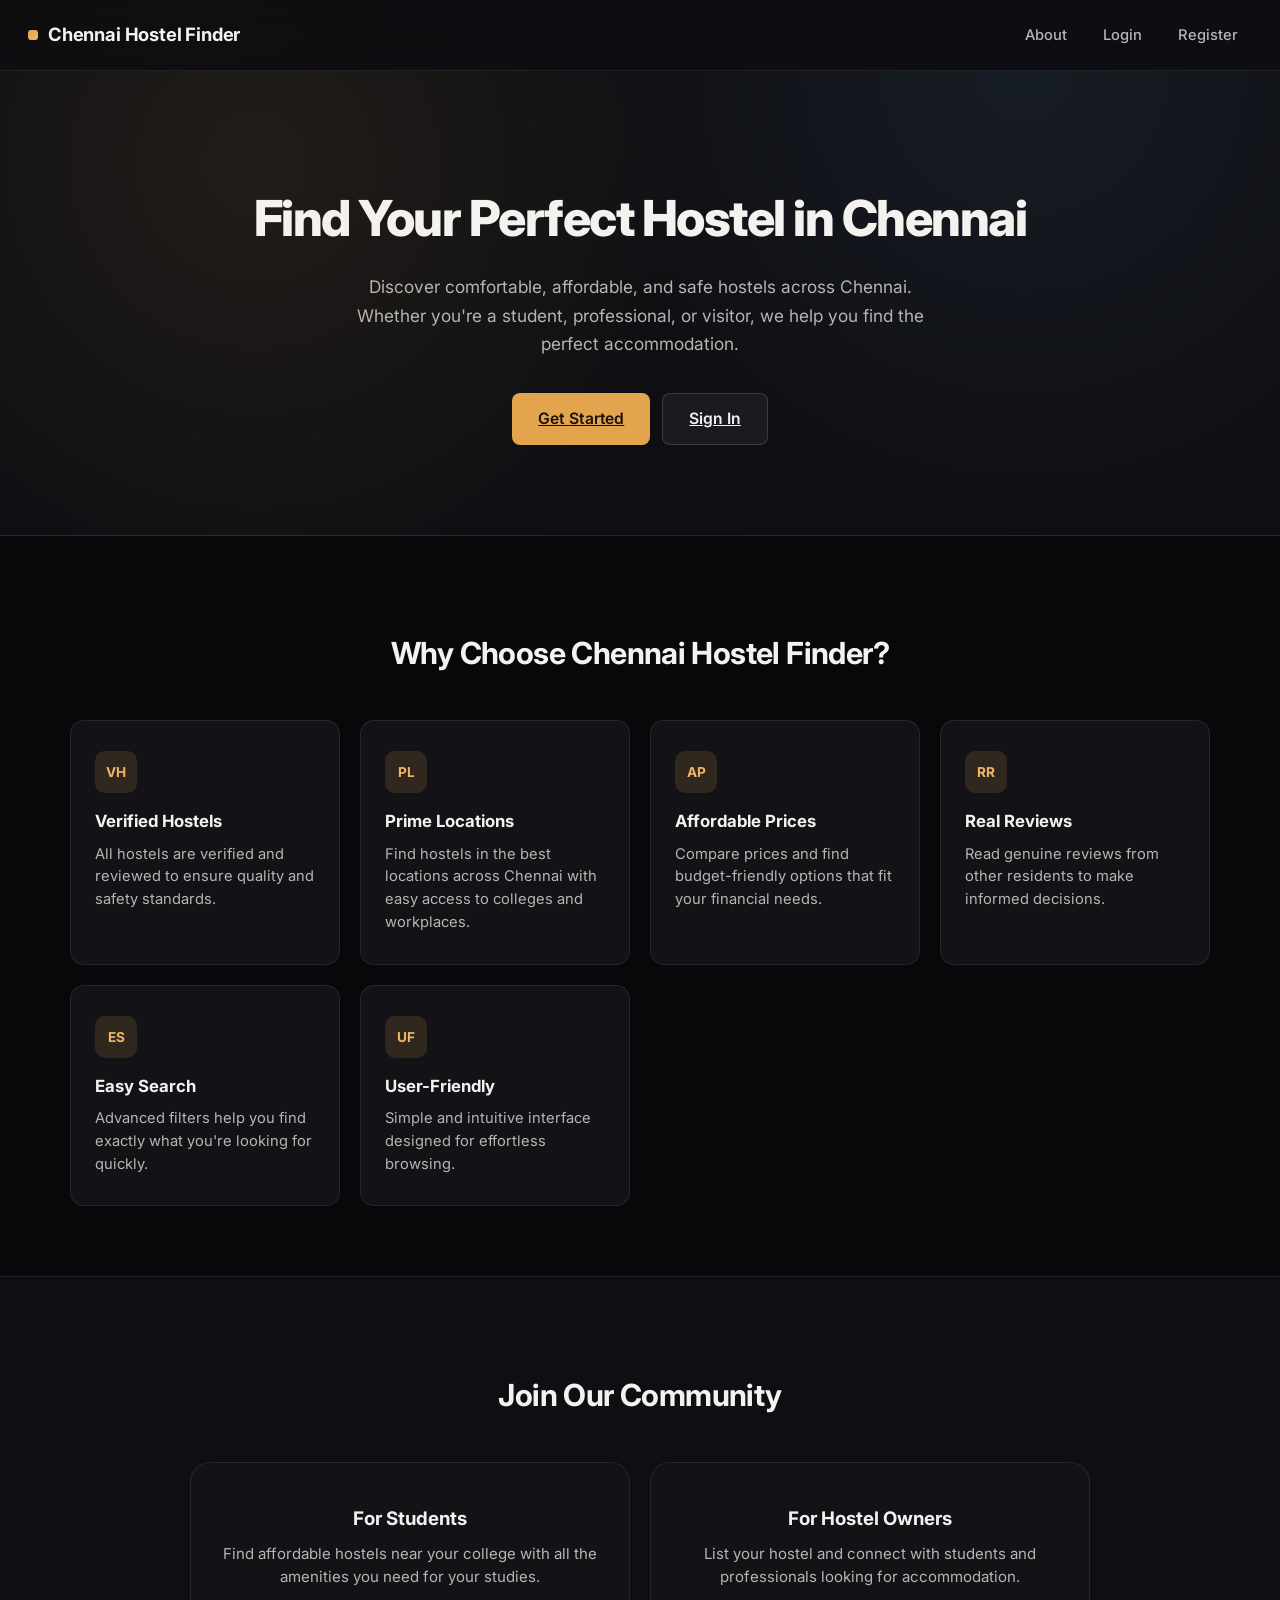
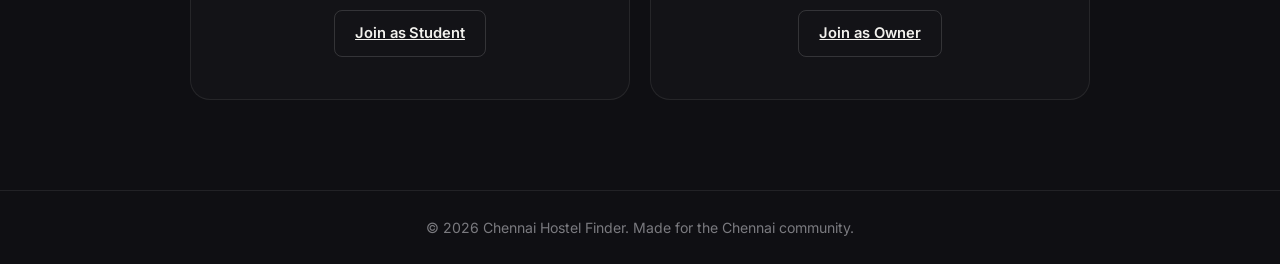
<file: frontend/index.html>
<!DOCTYPE html>
<html lang="en">
<head>
  <meta charset="UTF-8">
  <meta name="viewport" content="width=device-width, initial-scale=1.0">
  <title>Chennai Hostel Finder</title>
  <link rel="preconnect" href="https://fonts.googleapis.com">
  <link href="https://fonts.googleapis.com/css2?family=Inter:wght@400;500;600;700;800&display=swap" rel="stylesheet">
  <link rel="stylesheet" href="style.css">
</head>
<body>
  <header>
    <h1>Chennai Hostel Finder</h1>
    <nav>
      <a href="#about">About</a>
      <a href="login.html">Login</a>
      <a href="register.html">Register</a>
    </nav>
  </header>

  <main class="landing">
    <section class="hero">
      <div class="hero-content">
        <h2>Find Your Perfect Hostel in Chennai</h2>
        <p>Discover comfortable, affordable, and safe hostels across Chennai. Whether you're a student, professional, or visitor, we help you find the perfect accommodation.</p>
        <div class="cta-buttons">
          <a href="register.html" class="btn btn-primary">Get Started</a>
          <a href="login.html" class="btn btn-secondary">Sign In</a>
        </div>
      </div>
    </section>

    <section class="features" id="about">
      <h2>Why Choose Chennai Hostel Finder?</h2>
      <div class="features-grid">
        <div class="feature-card">
          <div class="feature-icon">VH</div>
          <h3>Verified Hostels</h3>
          <p>All hostels are verified and reviewed to ensure quality and safety standards.</p>
        </div>
        <div class="feature-card">
          <div class="feature-icon">PL</div>
          <h3>Prime Locations</h3>
          <p>Find hostels in the best locations across Chennai with easy access to colleges and workplaces.</p>
        </div>
        <div class="feature-card">
          <div class="feature-icon">AP</div>
          <h3>Affordable Prices</h3>
          <p>Compare prices and find budget-friendly options that fit your financial needs.</p>
        </div>
        <div class="feature-card">
          <div class="feature-icon">RR</div>
          <h3>Real Reviews</h3>
          <p>Read genuine reviews from other residents to make informed decisions.</p>
        </div>
        <div class="feature-card">
          <div class="feature-icon">ES</div>
          <h3>Easy Search</h3>
          <p>Advanced filters help you find exactly what you're looking for quickly.</p>
        </div>
        <div class="feature-card">
          <div class="feature-icon">UF</div>
          <h3>User-Friendly</h3>
          <p>Simple and intuitive interface designed for effortless browsing.</p>
        </div>
      </div>
    </section>

    <section class="roles">
      <h2>Join Our Community</h2>
      <div class="roles-grid">
        <div class="role-card">
          <h3>For Students</h3>
          <p>Find affordable hostels near your college with all the amenities you need for your studies.</p>
          <a href="register.html?role=student" class="btn btn-outline">Join as Student</a>
        </div>
        <div class="role-card">
          <h3>For Hostel Owners</h3>
          <p>List your hostel and connect with students and professionals looking for accommodation.</p>
          <a href="register.html?role=owner" class="btn btn-outline">Join as Owner</a>
        </div>
      </div>
    </section>
  </main>

  <footer>
    <p>&copy; 2026 Chennai Hostel Finder. Made for the Chennai community.</p>
  </footer>
</body>
</html>
</file>
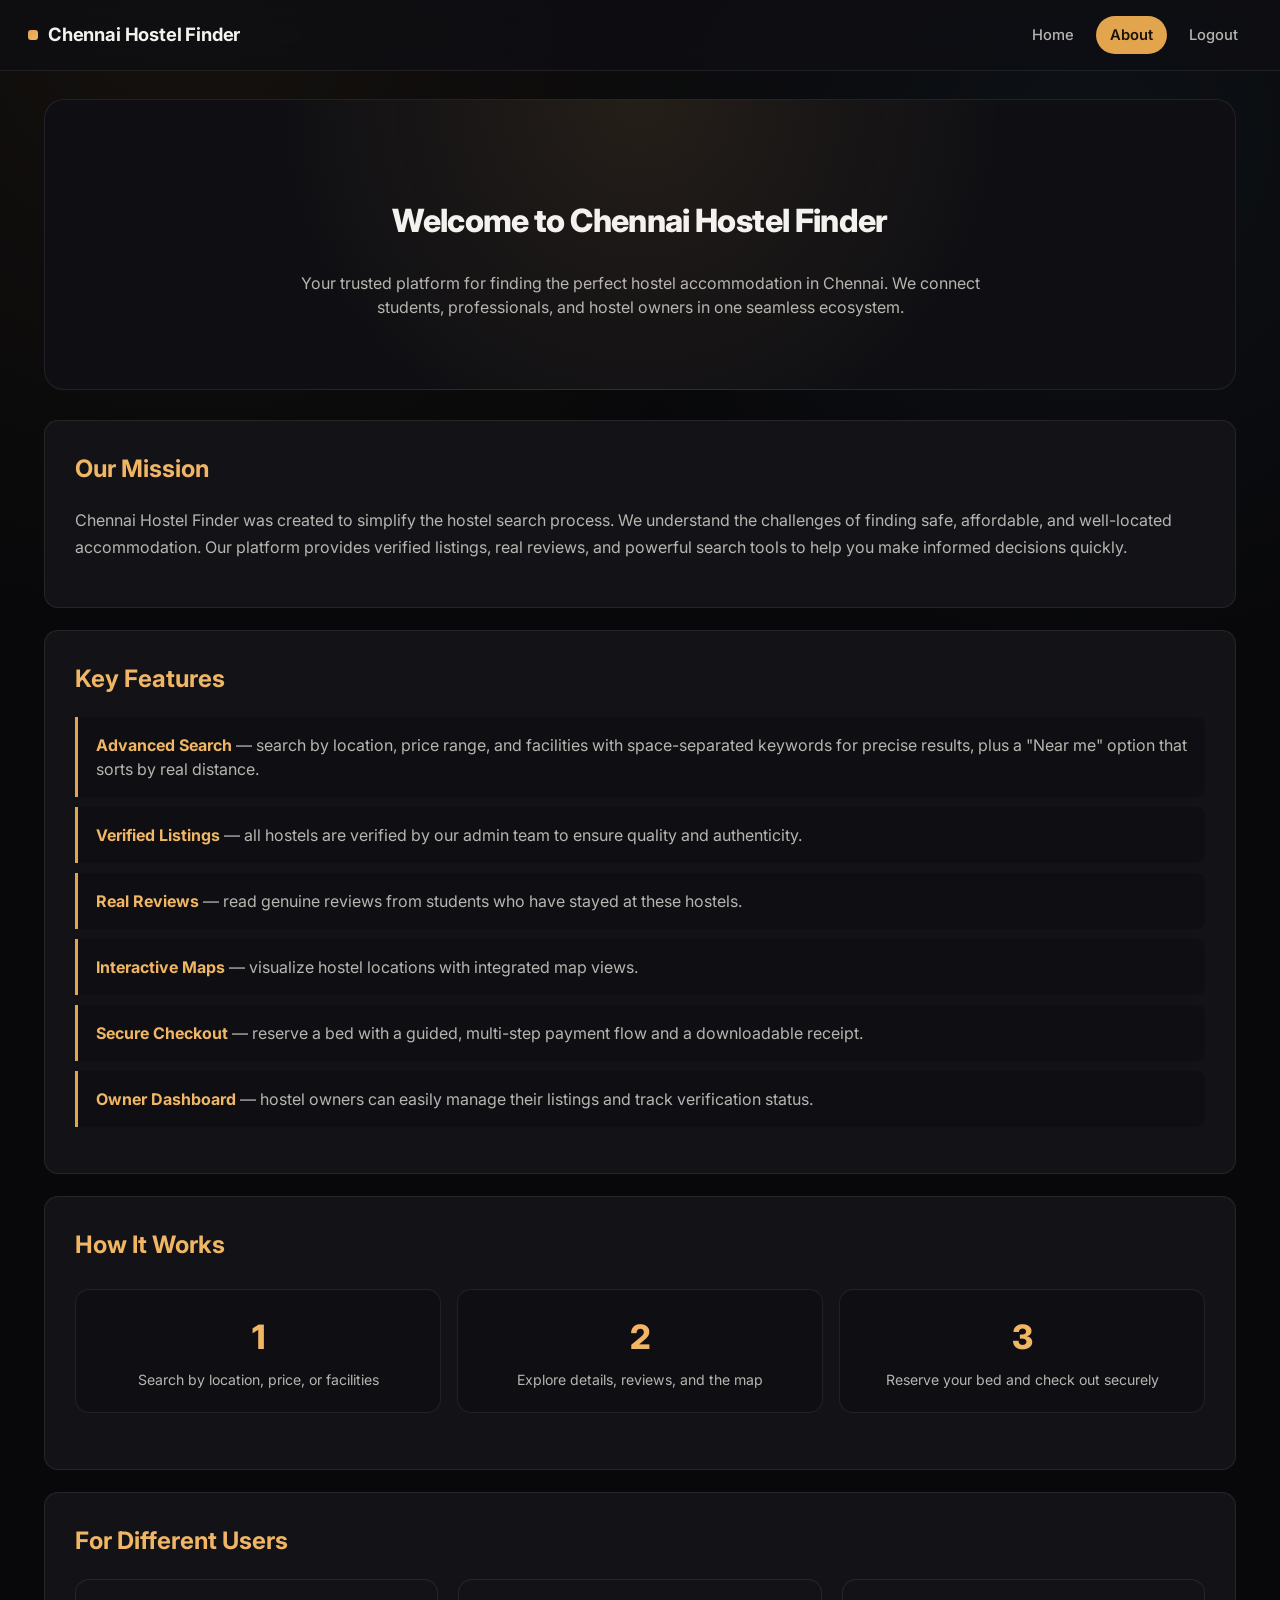
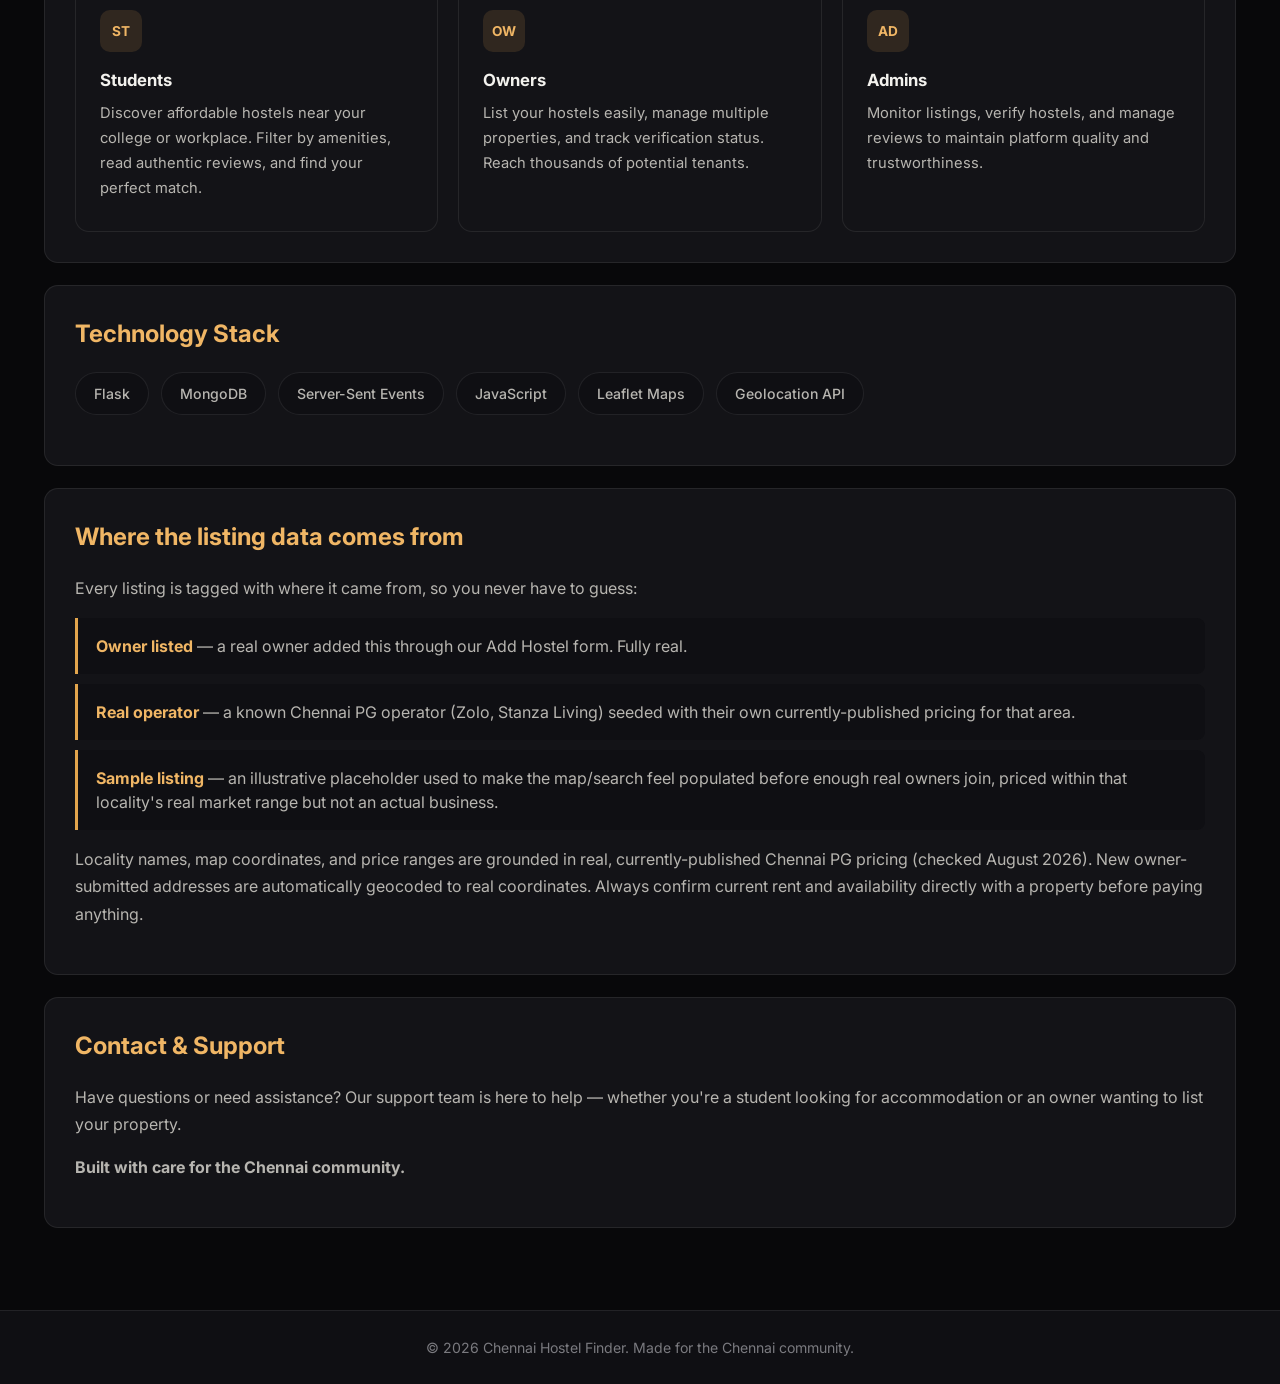
<file: frontend/about.html>
<!DOCTYPE html>
<html lang="en">
<head>
  <meta charset="UTF-8">
  <meta name="viewport" content="width=device-width, initial-scale=1.0">
  <title>About | Chennai Hostel Finder</title>
  <link rel="preconnect" href="https://fonts.googleapis.com">
  <link href="https://fonts.googleapis.com/css2?family=Inter:wght@400;500;600;700;800&display=swap" rel="stylesheet">
  <link rel="stylesheet" href="style.css">
</head>
<body>
  <header>
    <h1>Chennai Hostel Finder</h1>
    <nav>
      <a href="student_home.html" id="homeLink">Home</a>
      <a href="about.html" class="active">About</a>
      <a href="login.html" onclick="logout()">Logout</a>
    </nav>
  </header>

  <main class="dashboard">
    <section class="about-hero">
      <h2>Welcome to Chennai Hostel Finder</h2>
      <p style="max-width:700px; margin:16px auto 0;">Your trusted platform for finding the perfect hostel accommodation in Chennai. We connect students, professionals, and hostel owners in one seamless ecosystem.</p>
    </section>

    <section class="about-section">
      <h2>Our Mission</h2>
      <p>Chennai Hostel Finder was created to simplify the hostel search process. We understand the challenges of finding safe, affordable, and well-located accommodation. Our platform provides verified listings, real reviews, and powerful search tools to help you make informed decisions quickly.</p>
    </section>

    <section class="about-section">
      <h2>Key Features</h2>
      <ul class="feature-list">
        <li><strong>Advanced Search</strong> — search by location, price range, and facilities with space-separated keywords for precise results, plus a "Near me" option that sorts by real distance.</li>
        <li><strong>Verified Listings</strong> — all hostels are verified by our admin team to ensure quality and authenticity.</li>
        <li><strong>Real Reviews</strong> — read genuine reviews from students who have stayed at these hostels.</li>
        <li><strong>Interactive Maps</strong> — visualize hostel locations with integrated map views.</li>
        <li><strong>Secure Checkout</strong> — reserve a bed with a guided, multi-step payment flow and a downloadable receipt.</li>
        <li><strong>Owner Dashboard</strong> — hostel owners can easily manage their listings and track verification status.</li>
      </ul>
    </section>

    <section class="about-section">
      <h2>How It Works</h2>
      <div class="stats-grid">
        <div class="stat-card">
          <div class="stat-number">1</div>
          <div class="stat-label">Search by location, price, or facilities</div>
        </div>
        <div class="stat-card">
          <div class="stat-number">2</div>
          <div class="stat-label">Explore details, reviews, and the map</div>
        </div>
        <div class="stat-card">
          <div class="stat-number">3</div>
          <div class="stat-label">Reserve your bed and check out securely</div>
        </div>
      </div>
    </section>

    <section class="about-section">
      <h2>For Different Users</h2>
      <div class="features-grid">
        <div class="feature-card">
          <div class="feature-icon">ST</div>
          <h3>Students</h3>
          <p>Discover affordable hostels near your college or workplace. Filter by amenities, read authentic reviews, and find your perfect match.</p>
        </div>
        <div class="feature-card">
          <div class="feature-icon">OW</div>
          <h3>Owners</h3>
          <p>List your hostels easily, manage multiple properties, and track verification status. Reach thousands of potential tenants.</p>
        </div>
        <div class="feature-card">
          <div class="feature-icon">AD</div>
          <h3>Admins</h3>
          <p>Monitor listings, verify hostels, and manage reviews to maintain platform quality and trustworthiness.</p>
        </div>
      </div>
    </section>

    <section class="about-section">
      <h2>Technology Stack</h2>
      <div class="tech-stack">
        <div class="tech-item">Flask</div>
        <div class="tech-item">MongoDB</div>
        <div class="tech-item">Server-Sent Events</div>
        <div class="tech-item">JavaScript</div>
        <div class="tech-item">Leaflet Maps</div>
        <div class="tech-item">Geolocation API</div>
      </div>
    </section>

    <section class="about-section">
      <h2>Where the listing data comes from</h2>
      <p>Every listing is tagged with where it came from, so you never have to guess:</p>
      <ul class="feature-list">
        <li><strong>Owner listed</strong> — a real owner added this through our Add Hostel form. Fully real.</li>
        <li><strong>Real operator</strong> — a known Chennai PG operator (Zolo, Stanza Living) seeded with their own currently-published pricing for that area.</li>
        <li><strong>Sample listing</strong> — an illustrative placeholder used to make the map/search feel populated before enough real owners join, priced within that locality's real market range but not an actual business.</li>
      </ul>
      <p>Locality names, map coordinates, and price ranges are grounded in real, currently-published Chennai PG pricing (checked August 2026). New owner-submitted addresses are automatically geocoded to real coordinates. Always confirm current rent and availability directly with a property before paying anything.</p>
    </section>

    <section class="about-section">
      <h2>Contact &amp; Support</h2>
      <p>Have questions or need assistance? Our support team is here to help — whether you're a student looking for accommodation or an owner wanting to list your property.</p>
      <p style="color:var(--accent-hover); margin-top:16px;"><strong>Built with care for the Chennai community.</strong></p>
    </section>
  </main>

  <footer>
    <p>&copy; 2026 Chennai Hostel Finder. Made for the Chennai community.</p>
  </footer>

  <script src="toast.js"></script>
  <script>
    function logout() {
      try { localStorage.removeItem('user'); } catch (e) {}
      window.location.href = 'login.html';
    }
    const userData = localStorage.getItem('user');
    if (userData) {
      try {
        const user = JSON.parse(userData);
        const homeLink = document.getElementById('homeLink');
        if (user.role === 'owner') homeLink.href = 'owner_home.html';
        else if (user.role === 'admin') homeLink.href = 'admin_home.html';
        else homeLink.href = 'student_home.html';
      } catch (e) {}
    }
  </script>
</body>
</html>
</file>
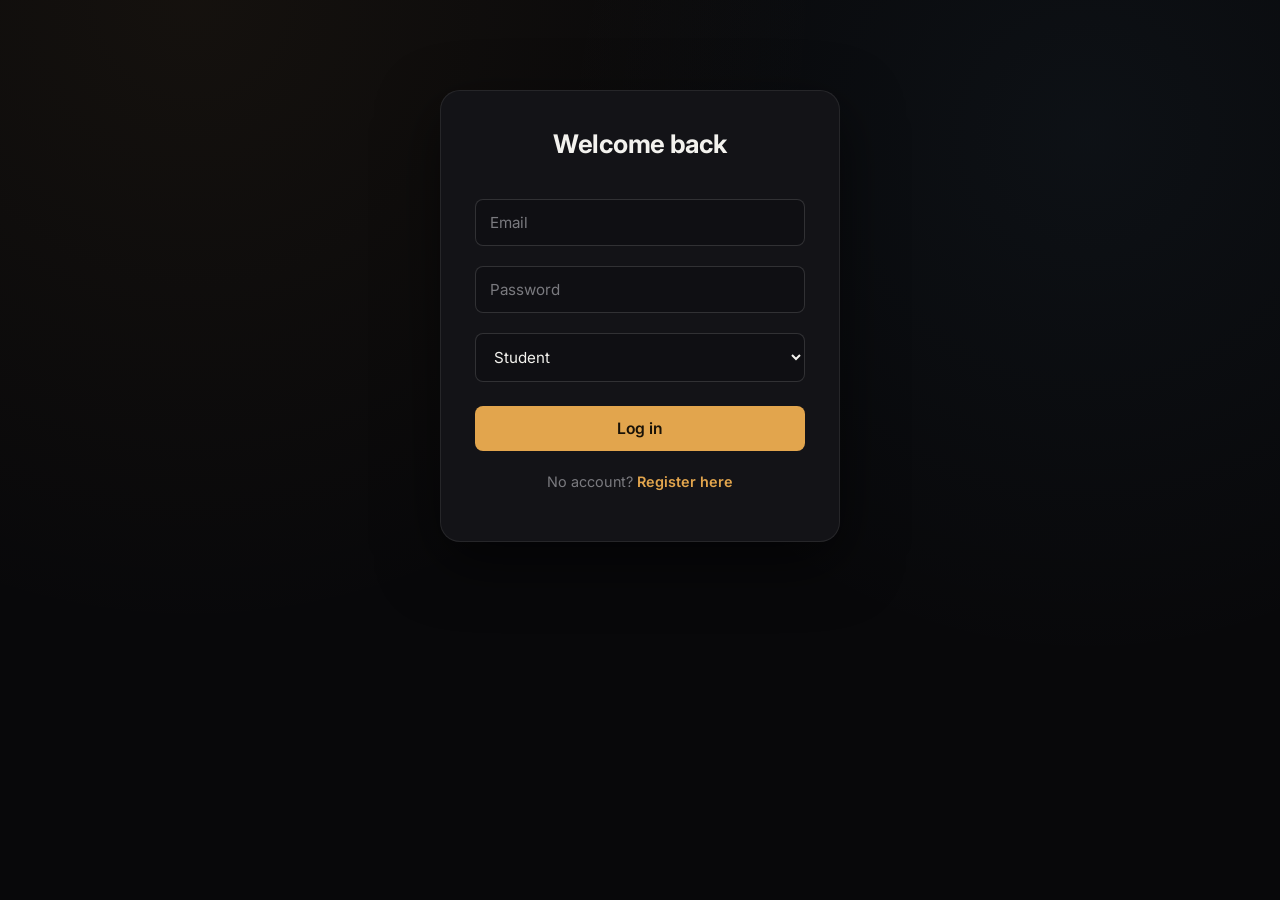
<file: frontend/admin_home.html>
<!DOCTYPE html>
<html lang="en">
<head>
  <meta charset="UTF-8">
  <meta name="viewport" content="width=device-width, initial-scale=1.0">
  <title>Admin Dashboard | Chennai Hostel Finder</title>
  <link rel="preconnect" href="https://fonts.googleapis.com">
  <link href="https://fonts.googleapis.com/css2?family=Inter:wght@400;500;600;700;800&display=swap" rel="stylesheet">
  <link rel="stylesheet" href="style.css">
</head>
<body>
  <header>
    <h1>Chennai Hostel Finder</h1>
    <nav>
      <a href="admin_home.html" class="active">Dashboard</a>
      <a href="about.html">About</a>
      <a href="login.html" onclick="logout()">Logout</a>
    </nav>
  </header>

  <main class="dashboard">
    <div class="results-bar" style="margin-bottom:6px;">
      <h2 style="color:var(--text); font-weight:700; margin:0;">Admin overview</h2>
      <span class="live-badge" id="liveBadge"><span class="live-dot"></span> Auto-refreshing</span>
    </div>
    <section class="stats">
      <div class="small-card">Total Hostels<span id="totalHostels">0</span></div>
      <div class="small-card">Total Users<span id="totalStudents">0</span></div>
      <div class="small-card">Pending Verifications<span id="pendingHostels">0</span></div>
    </section>

    <section class="admin-panel" style="display:flex; align-items:center; justify-content:space-between; gap:16px; flex-wrap:wrap;">
      <div>
        <h2 style="margin-bottom:6px;">Sample data</h2>
        <p class="muted" style="margin:0;">Seeded listings are badged "Sample listing" / "Real operator" for students. Once you have enough genuine owner-submitted hostels, clear the seed data below so every listing is 100% real.</p>
      </div>
      <button type="button" class="btn-secondary" id="clearSampleBtn">Clear sample data</button>
    </section>

    <div class="admin-layout">
      <section class="admin-panel">
        <h2>Hostel Monitoring</h2>
        <div class="hostel-table-wrapper">
          <table class="hostel-table">
            <thead>
              <tr>
                <th>Name</th>
                <th>Owner</th>
                <th>Source</th>
                <th>Status</th>
                <th>Action</th>
              </tr>
            </thead>
            <tbody id="adminHostelTable"></tbody>
          </table>
        </div>
      </section>

      <section class="admin-panel">
        <h2>Student Reviews</h2>
        <div id="adminReviewList" class="review-container">
          <p>Loading reviews...</p>
        </div>
      </section>
    </div>

    <div class="admin-layout" style="margin-top: 20px;">
      <section class="admin-panel">
        <h2>Notes</h2>
        <p class="muted">Use this space to jot down quick admin notes or follow-ups while reviewing hostels and feedback.</p>
        <textarea id="adminNotes" rows="5" placeholder="Type your notes here..."></textarea>
      </section>

      <section class="admin-panel">
        <h2>Review Filter</h2>
        <input type="text" id="adminReviewFilter" placeholder="Filter reviews by user, hostel id, or text" />
        <p class="muted">Type to quickly narrow down the list in "Student Reviews".</p>
      </section>
    </div>
  </main>

  <script src="toast.js"></script>
  <script>
    const API_BASE = "http://127.0.0.1:5000";

    function getLoggedUser(){
      const u = localStorage.getItem("user");
      return u ? JSON.parse(u) : null;
    }

    function authHeaders() {
      const token = localStorage.getItem("token");
      return token ? { "Authorization": `Bearer ${token}` } : {};
    }

    // A token in localStorage only proves someone has *a* token, not that
    // it's still valid or actually belongs to an admin — the server is
    // the source of truth. This page will not load any admin data until
    // /whoami confirms the token checks out server-side.
    async function requireAdminOrRedirect() {
      const token = localStorage.getItem("token");
      if (!token) {
        window.location.href = "login.html";
        return false;
      }
      try {
        const res = await fetch(`${API_BASE}/whoami`, { headers: authHeaders() });
        const data = await res.json();
        if (!res.ok || !data.authenticated || data.role !== "admin") {
          localStorage.removeItem("user");
          localStorage.removeItem("token");
          window.location.href = "login.html";
          return false;
        }
        return true;
      } catch (err) {
        console.error("Could not verify admin session:", err);
        window.location.href = "login.html";
        return false;
      }
    }

    // ----------------- FETCH REVIEWS -----------------
    async function fetchAdminReviews() {
      const adminReviewList = document.getElementById("adminReviewList");
      if (!adminReviewList) return;

      try {
        const res = await fetch(`${API_BASE}/get_all_reviews`, { headers: authHeaders() });
        const reviews = await res.json();

        adminReviewList.innerHTML = "";

        if (!reviews.length) {
          adminReviewList.innerHTML = "<p>No reviews submitted yet.</p>";
          return;
        }

        const filterInput = document.getElementById("adminReviewFilter");
        const filterText = (filterInput?.value || "").toLowerCase();

        reviews.forEach(r => {
          if (filterText) {
            const haystack = `${r.user || ''} ${r.text || ''} ${r.hostel_id || ''}`.toLowerCase();
            if (!haystack.includes(filterText)) {
              return;
            }
          }
          const statusLabel = r.status === "pending" ? "Pending" : (r.status === "approved" ? "Approved" : "Approved");
          const div = document.createElement("div");
          div.className = "review-card";
          div.innerHTML = `
            <p><strong>${r.user}</strong> rated <strong>${r.rating}</strong></p>
            <p>${r.text}</p>
            <p><em>Hostel ID: ${r.hostel_id}</em></p>
            <p>Status: ${statusLabel}</p>
            <div class="btn-group">
              ${r.status === "pending" ? `<button type="button" onclick="approveReview('${r._id}')">Approve</button>` : `<button type="button" disabled>Approved</button>`}
              <button type="button" class="btn-secondary" onclick="deleteReview('${r._id}')">Delete</button>
            </div>
          `;
          adminReviewList.appendChild(div);
        });


      } catch (err) {
        console.error("Error fetching admin reviews:", err);
        adminReviewList.innerHTML = "<p>Failed to load reviews.</p>";
      }
    }

    // Keep review filter live
    const reviewFilterInput = document.getElementById("adminReviewFilter");
    reviewFilterInput?.addEventListener("input", () => {
      fetchAdminReviews();
    });

    // ----------------- FETCH HOSTELS -----------------
    async function fetchAdminHostels() {
      const table = document.getElementById("adminHostelTable");
      if (!table) return;

      try {
        const res = await fetch(`${API_BASE}/get_all_hostels`, { headers: authHeaders() });
        const hostels = await res.json();

        table.innerHTML = "";

        if (!hostels.length) {
          table.innerHTML = "<tr><td colspan='5'>No hostels found.</td></tr>";
          return;
        }

        const sourceLabel = (src) => {
          if (src === "generated_sample") return "Sample";
          if (src === "real_operator") return "Real operator";
          if (src === "owner_submitted") return "Owner submitted";
          return "Legacy";
        };

        hostels.forEach(h => {
          const tr = document.createElement("tr");
          tr.innerHTML = `
            <td>${h.name}</td>
            <td>${h.owner_name || h.owner_email || h.ownerId || '-'}</td>
            <td>${sourceLabel(h.data_source)}</td>
            <td>${h.verified ? "Verified" : "Pending"}</td>
            <td>
              <button onclick="verifyHostel('${h._id}')">Verify</button>
              <button onclick="deleteHostel('${h._id}')">Delete</button>
            </td>
          `;
          table.appendChild(tr);
        });

      } catch (err) {
        console.error("Error fetching hostels:", err);
        table.innerHTML = "<tr><td colspan='5'>Failed to load hostels.</td></tr>";
      }
    }

    // ----------------- ADMIN STATS -----------------
    async function fetchAdminStats() {
      const totalHostelsEl = document.getElementById("totalHostels");
      const totalStudentsEl = document.getElementById("totalStudents");
      const pendingHostelsEl = document.getElementById("pendingHostels");
      if (!totalHostelsEl || !totalStudentsEl || !pendingHostelsEl) return;

      try {
        const res = await fetch(`${API_BASE}/admin_stats`, { headers: authHeaders() });
        const stats = await res.json();

        if (stats && !stats.error) {
          totalHostelsEl.textContent = stats.total_hostels ?? 0;
          totalStudentsEl.textContent = stats.total_users ?? 0;
          pendingHostelsEl.textContent = stats.pending_hostels ?? 0;
        }
      } catch (err) {
        console.error("Error fetching admin stats:", err);
      }
    }

    // ----------------- HOSTEL ACTIONS -----------------
    async function verifyHostel(hostelId) {
      try {
        const res = await fetch(`${API_BASE}/verify_hostel/${hostelId}`, { method: "POST", headers: authHeaders() });
        const result = await res.json();
        if (result.success) {
          toastSuccess("Hostel verified!");
          fetchAdminHostels();
        } else {
          toastError("Failed to verify hostel.");
        }
      } catch (err) {
        console.error(err);
        toastError("Server error verifying hostel.");
      }
    }

    async function deleteHostel(hostelId) {
      try {
        const res = await fetch(`${API_BASE}/delete_hostel/${hostelId}`, { method: "DELETE", headers: authHeaders() });
        const result = await res.json();
        if (result.success) {
          toastSuccess("Hostel deleted!");
          fetchAdminHostels();
        } else {
          toastError("Failed to delete hostel.");
        }
      } catch (err) {
        console.error(err);
        toastError("Server error deleting hostel.");
      }
    }

    // ----------------- REVIEW ACTIONS -----------------
    async function approveReview(reviewId) {
      try {
        const res = await fetch(`${API_BASE}/approve_review/${reviewId}`, { method: "POST", headers: authHeaders() });
        const result = await res.json();
        if (result.success) {
          fetchAdminReviews();
          fetchAdminStats();
        } else {
          toastError("Failed to approve review.");
        }
      } catch (err) {
        console.error(err);
        toastError("Server error approving review.");
      }
    }

    async function deleteReview(reviewId) {
      try {
        const res = await fetch(`${API_BASE}/delete_review/${reviewId}`, { method: "DELETE", headers: authHeaders() });
        const result = await res.json();
        if (result.success) {
          fetchAdminReviews();
          fetchAdminStats();
        } else {
          toastError("Failed to delete review.");
        }
      } catch (err) {
        console.error(err);
        toastError("Server error deleting review.");
      }
    }

    // ----------------- CLEAR SAMPLE DATA -----------------
    document.getElementById("clearSampleBtn")?.addEventListener("click", async () => {
      if (!confirm("Delete every sample/seed listing (not owner-submitted ones)? This can't be undone.")) return;
      try {
        const res = await fetch(`${API_BASE}/clear_sample_data`, { method: "POST", headers: authHeaders() });
        const result = await res.json();
        if (result.success) {
          toastSuccess(`Cleared ${result.deleted} sample listing${result.deleted === 1 ? "" : "s"}.`);
          fetchAdminHostels();
          fetchAdminStats();
        } else {
          toastError("Failed to clear sample data.");
        }
      } catch (err) {
        console.error(err);
        toastError("Server error clearing sample data.");
      }
    });

    // ----------------- INITIAL LOAD -----------------
    (async () => {
      const ok = await requireAdminOrRedirect();
      if (!ok) return;

      fetchAdminHostels();
      fetchAdminReviews();
      fetchAdminStats();

      setInterval(fetchAdminHostels, 5000);
      setInterval(fetchAdminReviews, 5000);
      setInterval(fetchAdminStats, 10000);
    })();
  </script>
  <script src="script.js"></script>
</body>
</html>
</file>
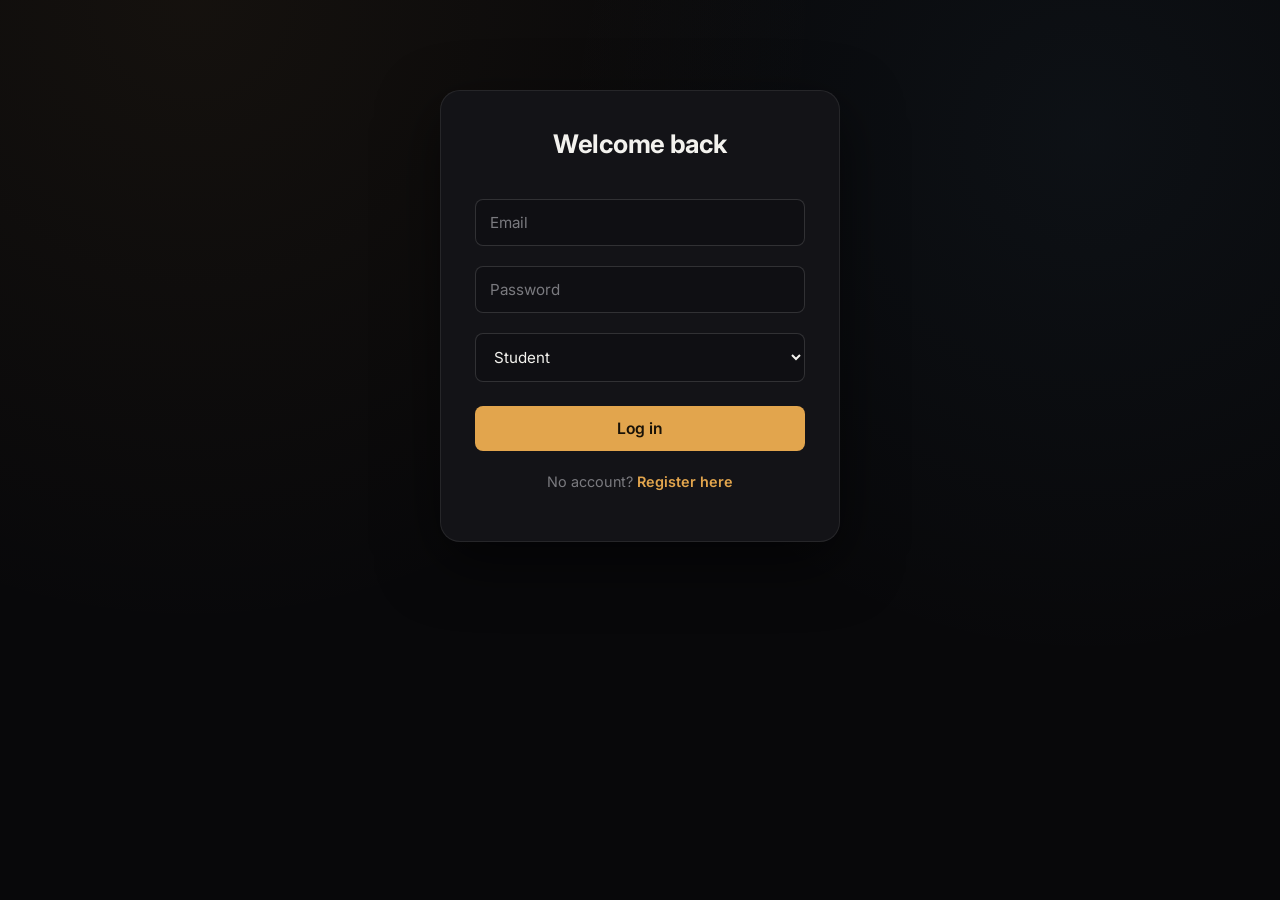
<file: frontend/login.html>
<!DOCTYPE html>
<html lang="en">
<head>
  <meta charset="UTF-8">
  <meta name="viewport" content="width=device-width, initial-scale=1.0">
  <title>Login | Chennai Hostel Finder</title>
  <link rel="preconnect" href="https://fonts.googleapis.com">
  <link href="https://fonts.googleapis.com/css2?family=Inter:wght@400;500;600;700;800&display=swap" rel="stylesheet">
  <link rel="stylesheet" href="style.css">
</head>
<body>
  <div class="login-container">
    <h2>Welcome back</h2>
    <form id="loginForm">
      <input type="email" id="email" placeholder="Email" required autocomplete="email">
      <input type="password" id="password" placeholder="Password" required autocomplete="current-password">
      <select id="role">
        <option value="student">Student</option>
        <option value="owner">Owner</option>
        <option value="admin">Admin</option>
      </select>
      <button type="submit">Log in</button>
    </form>
    <p>No account? <a href="register.html">Register here</a></p>
  </div>
  <script src="toast.js"></script>
  <script>
    const BASE_URL = "http://127.0.0.1:5000";
    const form = document.getElementById("loginForm");
    const submitBtn = form.querySelector('button[type="submit"]');
    const originalBtnText = submitBtn.textContent;

    function setLoading(loading) {
      submitBtn.disabled = loading;
      submitBtn.textContent = loading ? 'Signing in…' : originalBtnText;
      submitBtn.style.opacity = loading ? '0.7' : '1';
    }

    form.addEventListener("submit", async (e) => {
      e.preventDefault();
      setLoading(true);

      const email = document.getElementById("email").value;
      const password = document.getElementById("password").value;
      const role = document.getElementById("role").value;

      try {
        const res = await fetch(`${BASE_URL}/login`, {
          method: "POST",
          headers: { "Content-Type": "application/json" },
          body: JSON.stringify({ email, password, role })
        });

        if (!res.ok) throw new Error(`HTTP error! status: ${res.status}`);

        const data = await res.json();

        if (data.success) {
          localStorage.setItem('user', JSON.stringify(data.user));
          localStorage.setItem('token', data.token);
          toastSuccess('Welcome back!', 1200);
          switch (data.user.role) {
            case 'student': window.location.href = "student_home.html"; break;
            case 'owner': window.location.href = "owner_home.html"; break;
            case 'admin': window.location.href = "admin_home.html"; break;
            default: window.location.href = "student_home.html";
          }
        } else {
          toastError(data.error || "Invalid credentials. Please try again.");
        }
      } catch (err) {
        console.error('Login error:', err);
        toastError("Unable to connect to server. Is the backend running?");
      } finally {
        setLoading(false);
      }
    });
  </script>
</body>
</html>
</file>
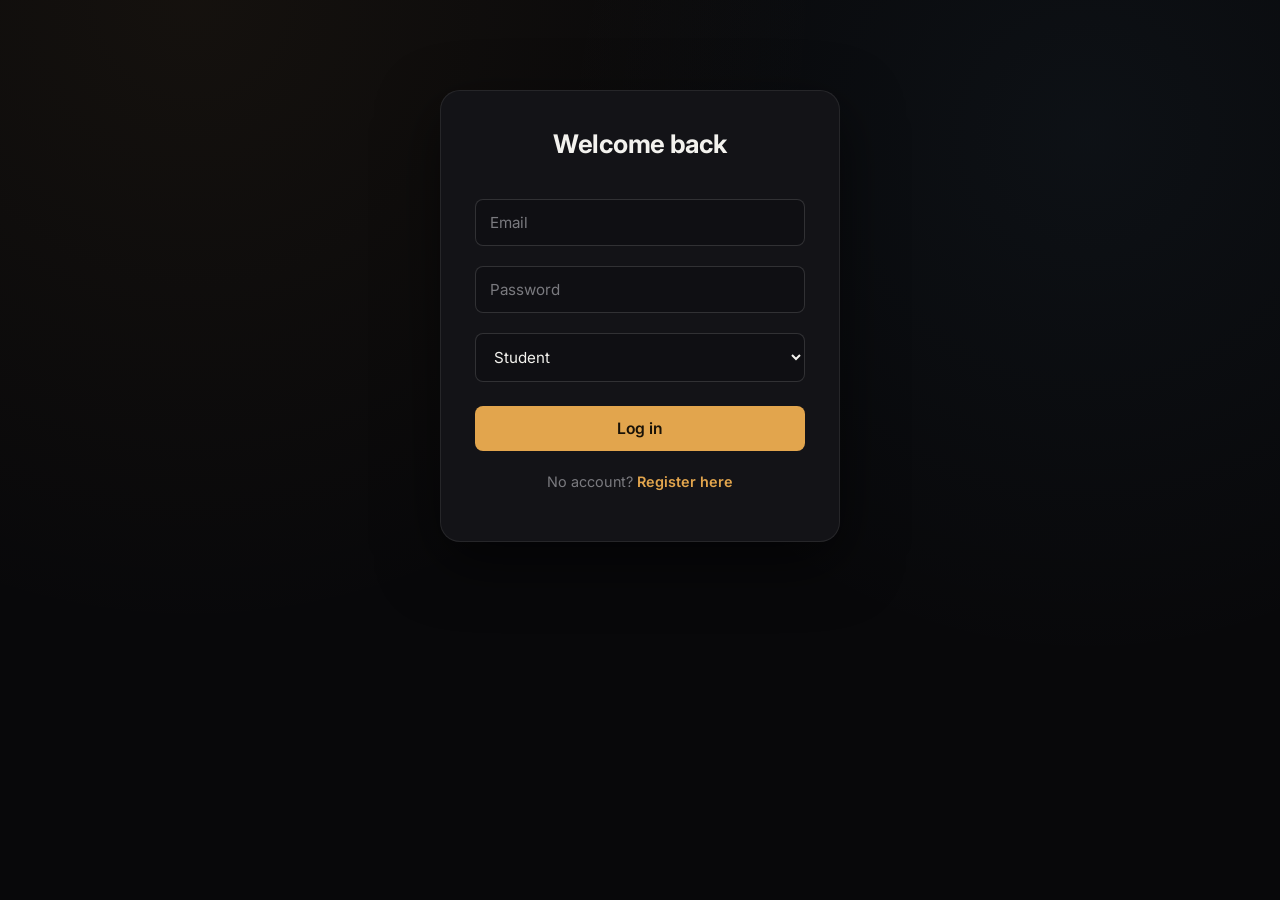
<file: frontend/my_hostels.html>
<!DOCTYPE html>
<html lang="en">
<head>
  <meta charset="UTF-8">
  <meta name="viewport" content="width=device-width, initial-scale=1.0">
  <title>My Hostels | Chennai Hostel Finder</title>
  <link rel="preconnect" href="https://fonts.googleapis.com">
  <link href="https://fonts.googleapis.com/css2?family=Inter:wght@400;500;600;700;800&display=swap" rel="stylesheet">
  <link rel="stylesheet" href="style.css">
</head>
<body>
  <header>
    <h1>Chennai Hostel Finder</h1>
    <nav>
      <a href="owner_home.html">Dashboard</a>
      <a href="my_hostels.html" class="active">My Hostels</a>
      <a href="about.html">About</a>
      <a href="login.html" onclick="logout()">Logout</a>
    </nav>
  </header>

  <main class="dashboard">
    <section>
      <h2 style="color:var(--text); font-weight:700; margin-bottom:16px;">Your listed hostels</h2>
      <div id="ownerHostelList" class="card-container"></div>
    </section>
  </main>

  <script src="toast.js"></script>
  <script src="script.js"></script>
</body>
</html>
</file>
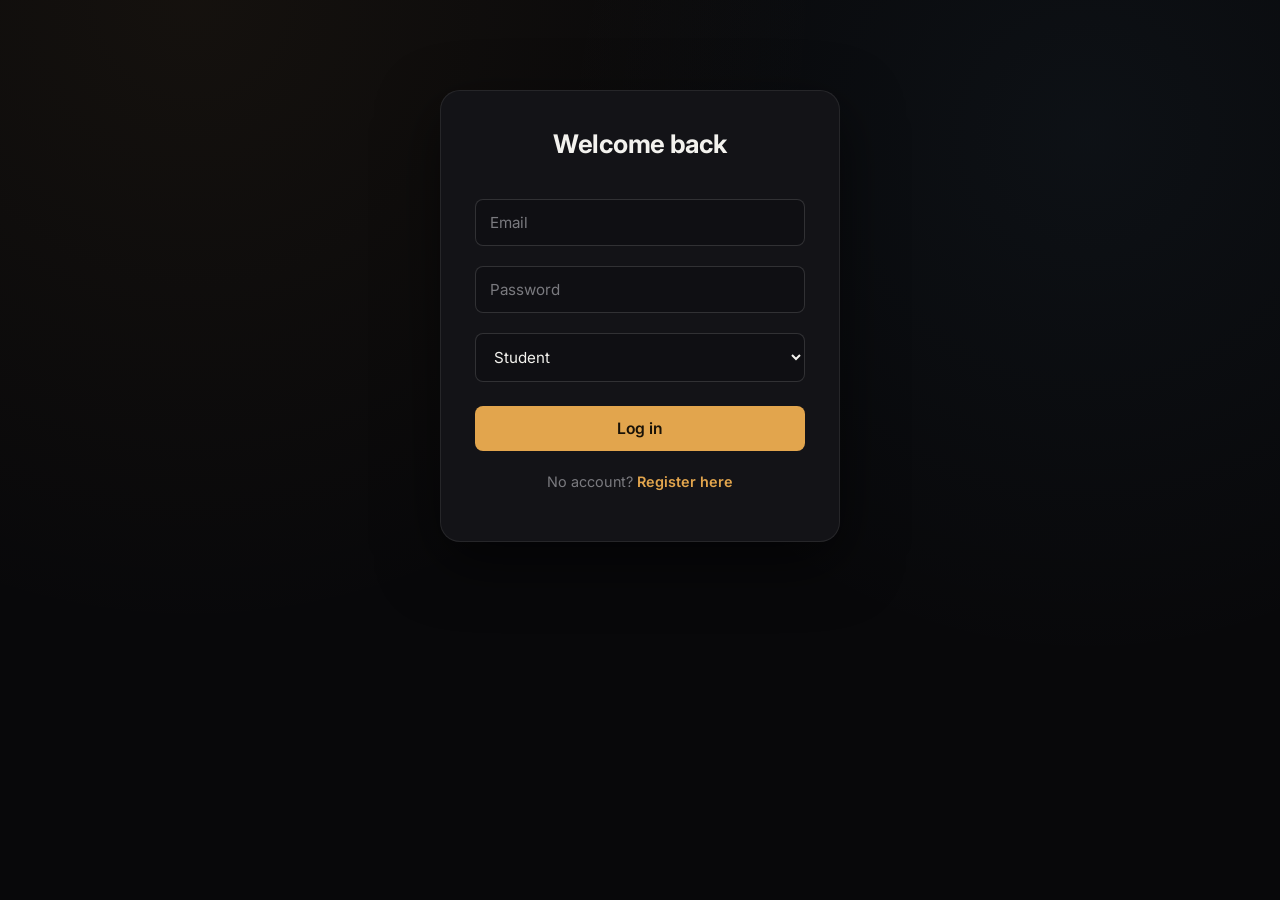
<file: frontend/owner_home.html>
<!DOCTYPE html>
<html lang="en">
<head>
  <meta charset="UTF-8">
  <meta name="viewport" content="width=device-width, initial-scale=1.0">
  <title>Owner Dashboard | Chennai Hostel Finder</title>
  <link rel="preconnect" href="https://fonts.googleapis.com">
  <link href="https://fonts.googleapis.com/css2?family=Inter:wght@400;500;600;700;800&display=swap" rel="stylesheet">
  <link rel="stylesheet" href="style.css">
</head>
<body>
  <header>
    <h1>Chennai Hostel Finder</h1>
    <nav>
      <a href="owner_home.html" class="active">Dashboard</a>
      <a href="my_hostels.html">My Hostels</a>
      <a href="about.html">About</a>
      <a href="#" id="logoutBtn">Logout</a>
    </nav>
  </header>

  <main class="dashboard">
    <section class="add-hostel">
      <h2 style="color:var(--text); font-weight:700; margin-bottom:4px;">Add a new hostel</h2>
      <p class="muted" style="margin-top:0 0 16px;">Listings go live for students once an admin verifies them.</p>
      <form id="addHostelForm">
        <input type="text" id="hostelName" placeholder="Hostel name" required>
        <input type="text" id="hostelAddress" placeholder="Address" required>
        <input type="number" id="hostelPrice" placeholder="Monthly rent (₹)" required>
        <select id="hostelType">
          <option value="ac">AC</option>
          <option value="non-ac">Non-AC</option>
        </select>
        <div class="file-field">
          <input type="file" id="hostelImage" class="file-input" accept="image/*">
          <label for="hostelImage" class="btn btn-secondary file-input-label">Upload photo (optional)</label>
          <span id="hostelImageName" class="file-name"></span>
        </div>
        <textarea id="hostelFacilities" placeholder="Facilities (comma separated, e.g. wifi, ac, food)"></textarea>
        <button type="submit">Add hostel</button>
      </form>
    </section>
  </main>

  <script src="toast.js"></script>
  <script src="script.js"></script>
</body>
</html>
</file>
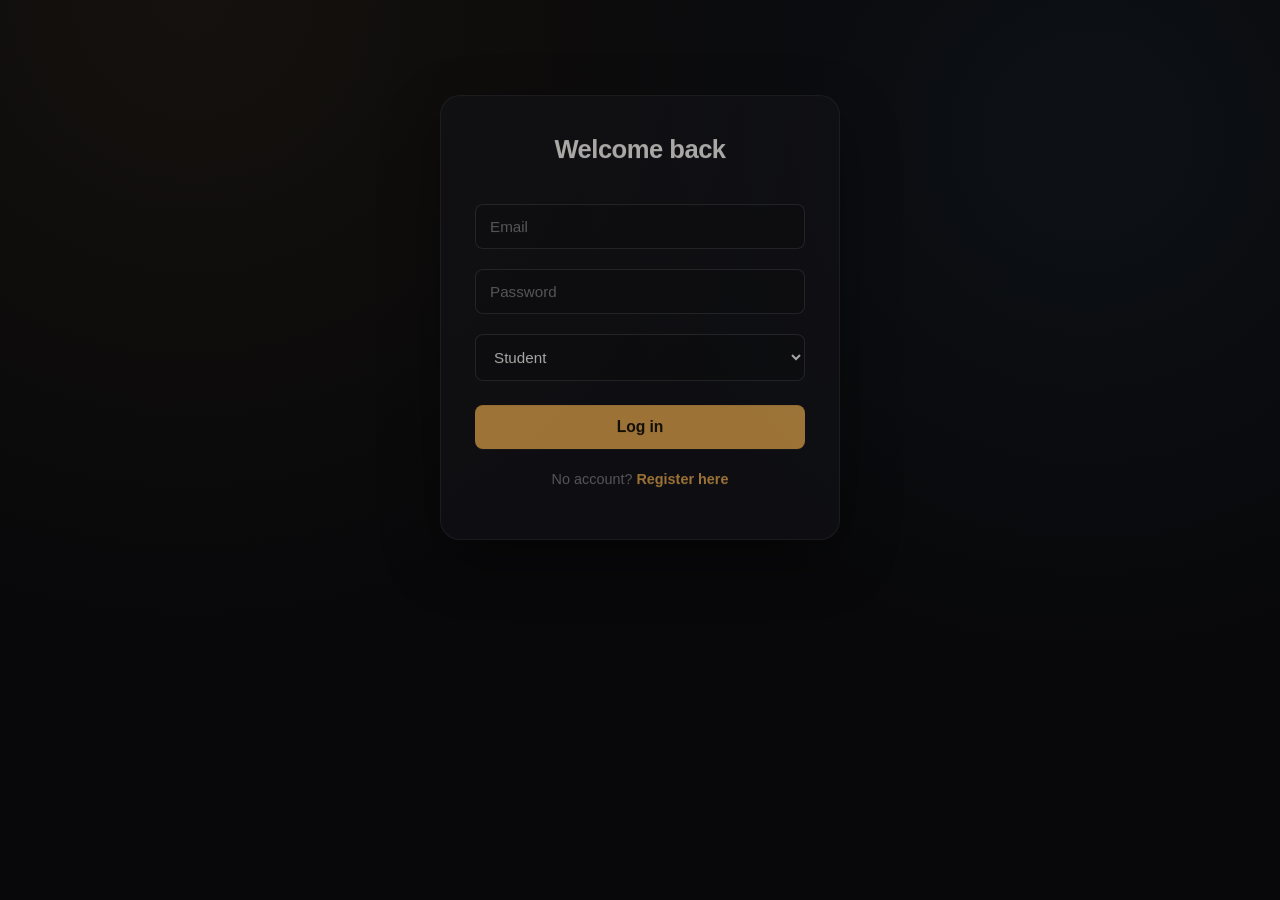
<file: frontend/payment.html>
<!DOCTYPE html>
<html lang="en">
<head>
  <meta charset="UTF-8" />
  <meta name="viewport" content="width=device-width, initial-scale=1.0" />
  <title>Secure Payment | Chennai Hostel Finder</title>
  <link rel="preconnect" href="https://fonts.googleapis.com">
  <link href="https://fonts.googleapis.com/css2?family=Inter:wght@400;500;600;700;800&display=swap" rel="stylesheet">
  <link rel="stylesheet" href="style.css" />
</head>
<body>
  <header>
    <h1>Chennai Hostel Finder</h1>
    <nav>
      <a href="student_home.html">Home</a>
    </nav>
  </header>

  <main class="payment-wrap">
    <div class="payment-header">
      <h2>Secure Checkout</h2>
      <span class="demo-tag">Demo gateway</span>
    </div>
    <p class="muted" id="orderId" style="margin:-8px 0 18px;"></p>

    <div class="steps">
      <div id="s1" class="step step--active">1. Details</div>
      <div id="s2" class="step">2. Processing</div>
      <div id="s3" class="step">3. Confirmed</div>
    </div>

    <div class="summary">
      <div>
        <div><strong>Hostel:</strong> <span id="hName">-</span></div>
        <div><strong>Address:</strong> <span id="hAddr">-</span></div>
      </div>
      <div class="amt-badge" id="hAmt">₹0</div>
    </div>

    <section id="paymentMethods" class="pane">
      <div class="chips" role="tablist" aria-label="Payment method">
        <label class="chip chip--active" data-method="card"><input type="radio" name="pm" value="card" checked> Card</label>
        <label class="chip" data-method="upi"><input type="radio" name="pm" value="upi"> UPI</label>
        <label class="chip" data-method="netbanking"><input type="radio" name="pm" value="netbanking"> Net Banking</label>
      </div>

      <div id="cardForm" style="margin-top:16px;">
        <div class="input-label">Cardholder Name</div>
        <input id="cardName" class="input" type="text" placeholder="Name on card" />
        <div class="input-label" style="margin-top:10px;">Card Number</div>
        <input id="cardNumber" class="input" type="text" inputmode="numeric" placeholder="1234 5678 9012 3456" maxlength="19" />
        <div class="grid-2" style="margin-top:10px;">
          <div>
            <div class="input-label">Expiry (MM/YY)</div>
            <input id="cardExpiry" class="input" type="text" inputmode="numeric" placeholder="MM/YY" maxlength="5" />
          </div>
          <div>
            <div class="input-label">CVV</div>
            <input id="cardCVV" class="input" type="password" inputmode="numeric" placeholder="CVV" maxlength="4" />
          </div>
        </div>
      </div>

      <div id="upiForm" style="display:none; margin-top:16px;">
        <div class="input-label">UPI ID</div>
        <input id="upiId" class="input" type="text" placeholder="name@okbank" />
      </div>

      <div id="nbForm" style="display:none; margin-top:16px;">
        <div class="input-label">Select Bank</div>
        <select id="nbBank" class="input">
          <option value="">Select bank</option>
          <option>SBI</option>
          <option>HDFC</option>
          <option>ICICI</option>
          <option>Axis</option>
          <option>Kotak</option>
        </select>
      </div>

      <div id="err" class="danger" style="display:none; margin-top:10px;">Error</div>

      <div class="row actions" style="margin-top:18px;">
        <button class="btn-secondary" id="btnCancel" type="button">Cancel</button>
        <button class="btn" id="btnPayNow" type="button">Pay Now</button>
      </div>
    </section>

    <div class="gateway" id="gateway" style="display:none;">
      <p class="muted" id="statusText"><span class="spinner"></span> Connecting to payment gateway...</p>
      <div class="progress" aria-hidden="true"><div class="bar" id="bar"></div></div>
      <div class="row" style="margin-top:14px;">
        <button class="btn-secondary" id="btnCancel2" type="button">Cancel</button>
        <button class="btn" id="btnRetry" type="button" style="display:none;">Retry</button>
      </div>
    </div>

    <div id="result" class="center" style="display:none; margin-top:18px;"></div>

    <section id="historySection" style="margin-top:34px;">
      <h3 style="color:var(--text); font-size:1rem; margin-bottom:12px;">Your bookings</h3>
      <div id="bookingHistory"><p class="muted">Loading booking history…</p></div>
    </section>
  </main>

  <script src="toast.js"></script>
  <script>
    const API_BASE = "http://127.0.0.1:5000";
    const notify = window.toastError || alert;

    function getLoggedUser() {
      const u = localStorage.getItem('user');
      return u ? JSON.parse(u) : null;
    }
    const currentUser = getLoggedUser();

    const raw = localStorage.getItem('payment_hostel');
    const hostel = raw ? JSON.parse(raw) : null;

    const hName = document.getElementById('hName');
    const hAddr = document.getElementById('hAddr');
    const hAmt = document.getElementById('hAmt');
    const bar = document.getElementById('bar');
    const statusText = document.getElementById('statusText');
    const btnCancel = document.getElementById('btnCancel');
    const btnCancel2 = document.getElementById('btnCancel2');
    const btnRetry = document.getElementById('btnRetry');
    const btnPayNow = document.getElementById('btnPayNow');
    const orderIdEl = document.getElementById('orderId');
    const result = document.getElementById('result');
    const gateway = document.getElementById('gateway');
    const err = document.getElementById('err');

    const pmRadios = document.querySelectorAll('input[name="pm"]');
    const cardForm = document.getElementById('cardForm');
    const upiForm = document.getElementById('upiForm');
    const nbForm = document.getElementById('nbForm');

    const cardName = document.getElementById('cardName');
    const cardNumber = document.getElementById('cardNumber');
    const cardExpiry = document.getElementById('cardExpiry');
    const cardCVV = document.getElementById('cardCVV');
    const upiId = document.getElementById('upiId');
    const nbBank = document.getElementById('nbBank');

    function goHome(){ window.location.href = 'student_home.html'; }

    if (!hostel) {
      notify('No payment context found. Pick a hostel first.');
      setTimeout(goHome, 1200);
    } else {
      hName.textContent = hostel.name || '-';
      hAddr.textContent = hostel.address || '-';
      hAmt.textContent = `₹${Number(hostel.price || 0).toLocaleString('en-IN')}`;
      orderIdEl.textContent = 'Draft order · not yet charged';
      if (btnPayNow) btnPayNow.textContent = `Pay ₹${Number(hostel.price || 0).toLocaleString('en-IN')}`;
    }

    function setErr(msg){ err.textContent = msg; err.style.display = msg ? 'block' : 'none'; }

    function refreshActiveChip(){
      const v = document.querySelector('input[name="pm"]:checked').value;
      document.querySelectorAll('.chip').forEach(l => {
        const m = l.getAttribute('data-method');
        if (m === v) l.classList.add('chip--active'); else l.classList.remove('chip--active');
      });
    }
    pmRadios.forEach(r => r.addEventListener('change', () => {
      const v = document.querySelector('input[name="pm"]:checked').value;
      cardForm.style.display = v === 'card' ? 'block' : 'none';
      upiForm.style.display = v === 'upi' ? 'block' : 'none';
      nbForm.style.display = v === 'netbanking' ? 'block' : 'none';
      refreshActiveChip();
      setErr('');
    }));
    refreshActiveChip();

    cardNumber?.addEventListener('input', () => {
      let v = cardNumber.value.replace(/\D/g, '').slice(0,16);
      cardNumber.value = v.replace(/(.{4})/g, '$1 ').trim();
    });
    cardExpiry?.addEventListener('input', () => {
      let v = cardExpiry.value.replace(/\D/g,'').slice(0,4);
      if (v.length > 2) v = v.slice(0,2) + '/' + v.slice(2);
      cardExpiry.value = v;
    });

    function validate(){
      const v = document.querySelector('input[name="pm"]:checked').value;
      if (v === 'card') {
        const num = cardNumber.value.replace(/\s/g,'');
        if (!cardName.value.trim()) return setErr('Enter the name on the card'), false;
        if (num.length !== 16) return setErr('Enter a valid 16-digit card number'), false;
        if (!/^\d{2}\/\d{2}$/.test(cardExpiry.value)) return setErr('Enter expiry in MM/YY'), false;
        const [mm, yy] = cardExpiry.value.split('/').map(x=>parseInt(x,10));
        if (mm < 1 || mm > 12) return setErr('Invalid expiry month'), false;
        if (!/^\d{3,4}$/.test(cardCVV.value)) return setErr('Invalid CVV'), false;
      } else if (v === 'upi') {
        if (!/^.{3,}@.+$/.test(upiId.value.trim())) return setErr('Enter a valid UPI ID (e.g. name@oksbi)'), false;
      } else if (v === 'netbanking') {
        if (!nbBank.value) return setErr('Select your bank'), false;
      }
      setErr('');
      return true;
    }

    btnCancel.addEventListener('click', () => { if (confirm('Cancel this payment and go back?')) goHome(); });
    btnCancel2.addEventListener('click', () => { if (confirm('Cancel this payment and go back?')) goHome(); });

    const s1 = document.getElementById('s1');
    const s2 = document.getElementById('s2');
    const s3 = document.getElementById('s3');
    function setStep(n){
      [s1,s2,s3].forEach((el,i) => {
        el.classList.remove('step--active','step--done');
        if (i < n-1) el.classList.add('step--done');
        else if (i === n-1) el.classList.add('step--active');
      });
    }

    btnPayNow.addEventListener('click', () => {
      if (!validate()) return;
      gateway.style.display = 'block';
      result.style.display = 'none';
      btnRetry.style.display = 'none';
      setStep(2);
      startFlow();
    });

    btnRetry.addEventListener('click', () => startFlow());

    async function persistBooking() {
      if (!currentUser || !hostel) return null;
      const method = document.querySelector('input[name="pm"]:checked').value;
      const payload = {
        hostel_id: hostel._id,
        hostel_name: hostel.name,
        user_id: currentUser.user_id,
        user_name: currentUser.name,
        amount: hostel.price,
        method,
      };
      if (method === 'card') payload.card_last4 = cardNumber.value.replace(/\s/g,'').slice(-4);
      if (method === 'upi') payload.upi_id = upiId.value.trim();
      if (method === 'netbanking') payload.bank = nbBank.value;

      const res = await fetch(`${API_BASE}/create_booking`, {
        method: 'POST',
        headers: { 'Content-Type': 'application/json' },
        body: JSON.stringify(payload),
      });
      const data = await res.json();
      return data.success ? data.booking : null;
    }

    function startFlow(){
      statusText.innerHTML = '<span class="spinner"></span> Connecting to payment gateway...';
      bar.style.width = '10%';

      setTimeout(() => {
        statusText.innerHTML = '<span class="spinner"></span> Initializing checkout...';
        bar.style.width = '35%';
      }, 600);

      setTimeout(() => {
        statusText.innerHTML = '<span class="spinner"></span> Verifying payment details...';
        bar.style.width = '60%';
      }, 1200);

      setTimeout(() => {
        statusText.innerHTML = '<span class="spinner"></span> Processing payment...';
        bar.style.width = '85%';
      }, 1900);

      setTimeout(async () => {
        try {
          const booking = await persistBooking();
          bar.style.width = '100%';
          statusText.textContent = 'Payment completed.';
          setStep(3);
          result.style.display = 'block';

          if (booking) {
            orderIdEl.textContent = `Order #${booking.order_id}`;
            result.innerHTML = `
              <p class="success">Payment Successful!</p>
              <p>Your booking for <strong>${hostel?.name || 'Hostel'}</strong> is confirmed. A copy of this receipt is saved to your booking history below.</p>
              <div style="margin-top:12px;" class="row">
                <a class="btn" href="student_home.html">Back to Home</a>
                <button class="btn-secondary" type="button" onclick="window.print()">Download Receipt</button>
              </div>
            `;
            loadBookingHistory();
          } else {
            result.innerHTML = `
              <p class="danger">Payment succeeded but we couldn't save the booking record.</p>
              <p class="muted">Make sure the backend server is running, then check "Your bookings" below.</p>
              <div style="margin-top:12px;" class="row">
                <a class="btn" href="student_home.html">Back to Home</a>
              </div>
            `;
          }
          try { localStorage.removeItem('payment_hostel'); } catch(e){}
        } catch (e) {
          console.error(e);
          bar.style.width = '100%';
          statusText.textContent = 'Something went wrong.';
          setStep(2);
          btnRetry.style.display = 'block';
        }
      }, 2800);
    }

    async function loadBookingHistory() {
      const wrap = document.getElementById('bookingHistory');
      if (!wrap) return;
      if (!currentUser) {
        wrap.innerHTML = '<p class="muted">Log in to see your booking history.</p>';
        return;
      }
      try {
        const res = await fetch(`${API_BASE}/get_bookings/${currentUser.user_id}`);
        const bookings = await res.json();
        if (!bookings.length) {
          wrap.innerHTML = '<p class="muted">No bookings yet.</p>';
          return;
        }
        wrap.innerHTML = bookings.map(b => `
          <div class="booking-item">
            <div>
              <div class="b-name">${b.hostel_name || 'Hostel'}</div>
              <div class="b-meta">${b.order_id} · ${b.detail || b.method} · ${new Date(b.created_at).toLocaleString()}</div>
            </div>
            <div class="b-amt">₹${Number(b.amount).toLocaleString('en-IN')}</div>
          </div>
        `).join('');
      } catch (e) {
        wrap.innerHTML = '<p class="muted">Couldn\'t load booking history.</p>';
      }
    }
    loadBookingHistory();
  </script>
</body>
</html>
</file>
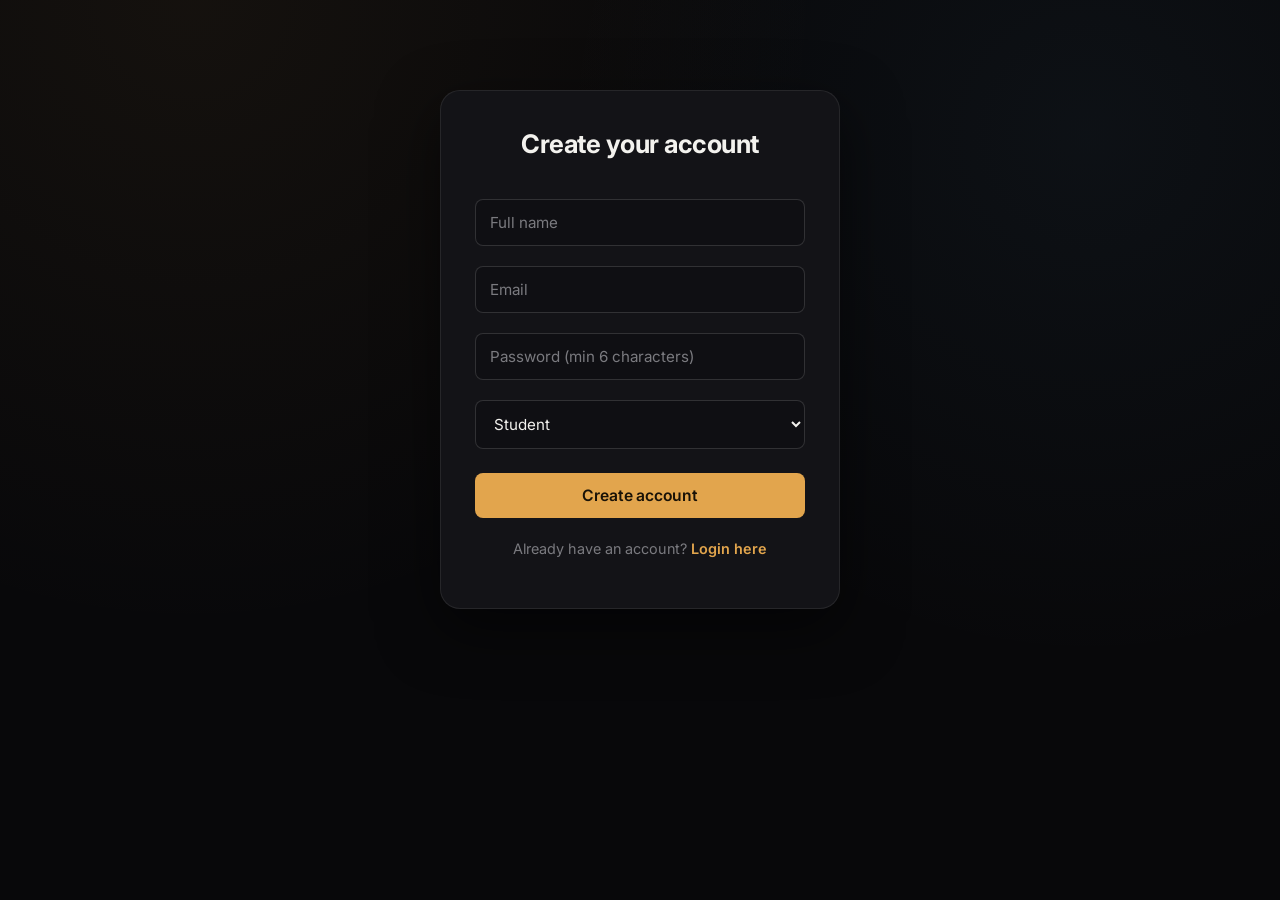
<file: frontend/register.html>
<!DOCTYPE html>
<html lang="en">
<head>
  <meta charset="UTF-8">
  <meta name="viewport" content="width=device-width, initial-scale=1.0">
  <title>Register | Chennai Hostel Finder</title>
  <link rel="preconnect" href="https://fonts.googleapis.com">
  <link href="https://fonts.googleapis.com/css2?family=Inter:wght@400;500;600;700;800&display=swap" rel="stylesheet">
  <link rel="stylesheet" href="style.css">
</head>
<body>
  <div class="login-container">
    <h2>Create your account</h2>
    <form id="registerForm">
      <input type="text" id="regName" placeholder="Full name" required autocomplete="name">
      <input type="email" id="regEmail" placeholder="Email" required autocomplete="email">
      <input type="password" id="regPassword" placeholder="Password (min 6 characters)" required autocomplete="new-password">
      <select id="regRole">
        <option value="student">Student</option>
        <option value="owner">Owner</option>
        <option value="admin">Admin</option>
      </select>
      <button type="submit">Create account</button>
    </form>
    <p>Already have an account? <a href="login.html">Login here</a></p>
  </div>
  <script src="toast.js"></script>
  <script>
    const BASE_URL = "http://127.0.0.1:5000";
    const form = document.getElementById("registerForm");
    const submitBtn = form.querySelector('button[type="submit"]');
    const originalBtnText = submitBtn.textContent;

    function setLoading(loading) {
      submitBtn.disabled = loading;
      submitBtn.textContent = loading ? 'Creating account…' : originalBtnText;
      submitBtn.style.opacity = loading ? '0.7' : '1';
    }

    // Pre-select role from ?role=student|owner query param (landing page CTAs)
    const params = new URLSearchParams(window.location.search);
    const roleParam = params.get('role');
    if (roleParam) {
      const roleSelect = document.getElementById('regRole');
      if ([...roleSelect.options].some(o => o.value === roleParam)) {
        roleSelect.value = roleParam;
      }
    }

    form.addEventListener("submit", async (e) => {
      e.preventDefault();
      setLoading(true);

      const name = document.getElementById("regName").value.trim();
      const email = document.getElementById("regEmail").value.trim();
      const password = document.getElementById("regPassword").value;
      const role = document.getElementById("regRole").value;

      if (name.length < 2) {
        toastError("Name must be at least 2 characters long.");
        setLoading(false);
        return;
      }
      if (password.length < 6) {
        toastError("Password must be at least 6 characters long.");
        setLoading(false);
        return;
      }

      try {
        const res = await fetch(`${BASE_URL}/register`, {
          method: "POST",
          headers: { "Content-Type": "application/json" },
          body: JSON.stringify({ name, email, password, role })
        });

        if (!res.ok) throw new Error(`HTTP error! status: ${res.status}`);

        const data = await res.json();
        if (data.success) {
          toastSuccess("Account created! Redirecting to login…");
          setTimeout(() => { window.location.href = "login.html"; }, 1500);
        } else {
          toastError(data.error || "Registration failed. Please try again.");
        }
      } catch (err) {
        console.error('Registration error:', err);
        toastError("Unable to connect to server. Is the backend running?");
      } finally {
        setLoading(false);
      }
    });
  </script>
</body>
</html>
</file>
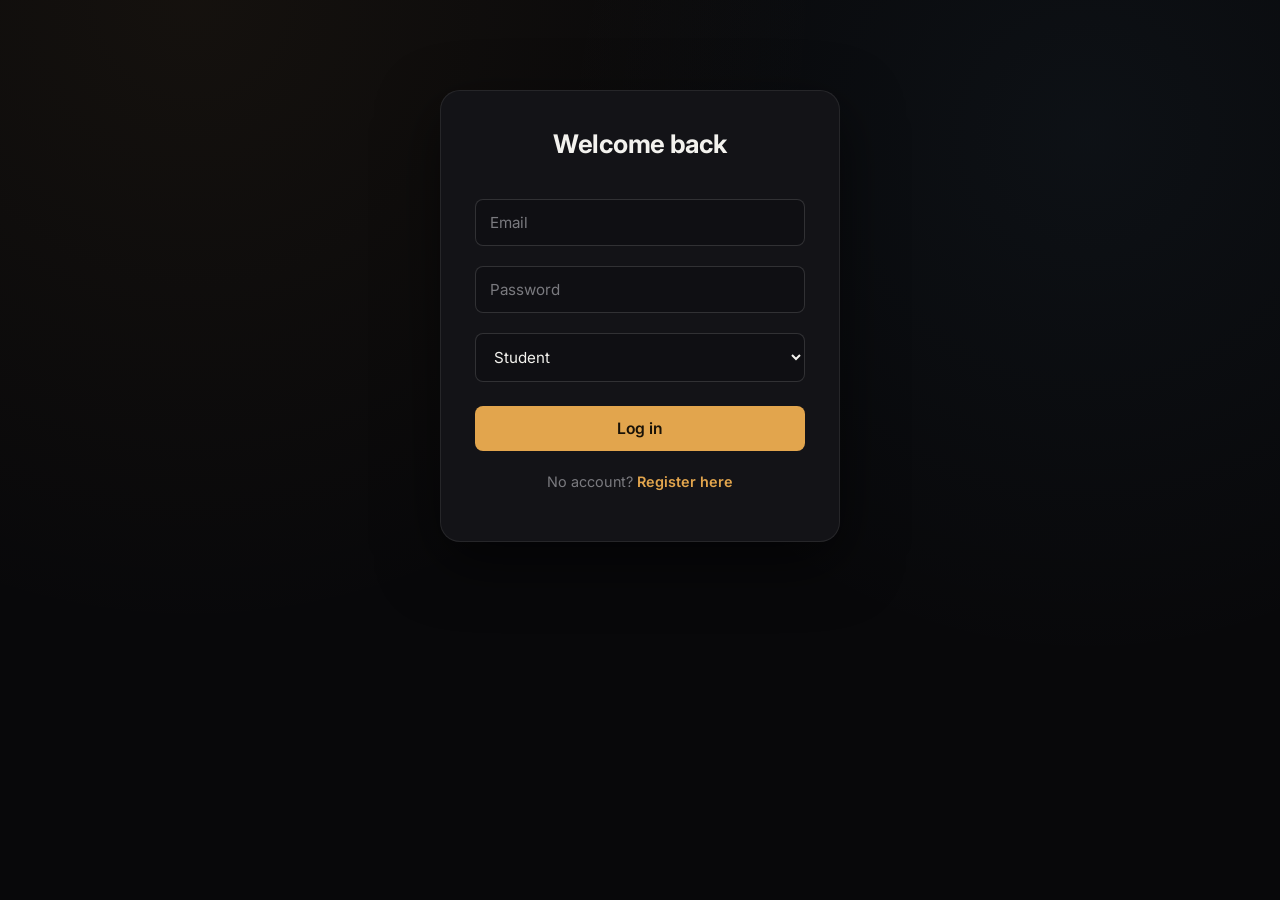
<file: frontend/student_home.html>
<!DOCTYPE html>
<html lang="en">
<head>
  <meta charset="UTF-8">
  <meta name="viewport" content="width=device-width, initial-scale=1.0">
  <title>Student Dashboard | Chennai Hostel Finder</title>
  <link rel="preconnect" href="https://fonts.googleapis.com">
  <link href="https://fonts.googleapis.com/css2?family=Inter:wght@400;500;600;700;800&display=swap" rel="stylesheet">
  <link rel="stylesheet" href="style.css">
</head>
<body class="student-home">
  <header>
    <h1>Chennai Hostel Finder</h1>
    <nav>
      <a href="student_home.html" class="active">Home</a>
      <a href="about.html">About</a>
      <a href="login.html" onclick="logout()">Logout</a>
    </nav>
  </header>

  <main class="dashboard">
    <section class="filters">
      <h2>Find your ideal hostel</h2>
      <p class="sub">Search by name, area, or facility — results update as you type.</p>

      <div class="search-row">
        <div class="search-input-wrap">
          <svg width="16" height="16" viewBox="0 0 24 24" fill="none" stroke="currentColor" stroke-width="2"><circle cx="11" cy="11" r="8"/><path d="M21 21l-4.35-4.35"/></svg>
          <input type="text" id="searchBox" placeholder="Search hostels, e.g. tambaram ac wifi" />
        </div>
        <button type="button" class="near-me-btn" id="nearMeBtn">Near me</button>
      </div>

      <div class="location-chips" id="locationChips"></div>

      <div class="price-filter">
        <label for="priceRange">Max price</label>
        <input type="range" id="priceRange" min="2000" max="30000" step="500" value="10000">
        <span id="priceValue">₹10,000</span>
      </div>
      <button id="applyFilters">Search</button>
    </section>

    <div class="results-bar">
      <span class="results-count" id="resultsCount">Loading hostels…</span>
      <span class="live-badge" id="liveBadge"><span class="live-dot"></span> <span id="lastSynced">Live</span></span>
    </div>

    <section class="map-container">
      <h2>Map view</h2>
      <iframe id="mapFrame" class="map-iframe" src="https://www.google.com/maps?q=Chennai%20hostels&output=embed" allowfullscreen loading="lazy"></iframe>
    </section>

    <section id="hostelList" class="card-container">
      <p class="hint-text">Use the search or filters above to view available hostels.</p>
    </section>
  </main>

  <!-- View More Modal -->
  <div id="viewModal" class="modal hidden">
    <div class="modal-content">
      <span class="close" onclick="closeViewModal()">&times;</span>
      <div id="viewContent"></div>
      <div id="reviewList" style="margin-top: 15px;"></div>
    </div>
  </div>

  <script src="toast.js"></script>
  <script src="script.js"></script>
</body>
</html>
</file>
<file: frontend/style.css>
/* ===========================================================
   Chennai Hostel Finder — Design System
   Sleek dark UI, warm accent, humanized micro-interactions
=========================================================== */

:root {
  --bg: #08080a;
  --bg-soft: #0f0f13;
  --surface: #131317;
  --surface-2: #1a1a20;
  --surface-hover: #202028;
  --border: rgba(255, 255, 255, 0.08);
  --border-strong: rgba(255, 255, 255, 0.14);

  --text: #f3f2ee;
  --text-dim: #b7b5b0;
  --text-faint: #7a7a7f;

  --accent: #e2a54d;
  --accent-hover: #f0b665;
  --accent-dim: rgba(226, 165, 77, 0.14);
  --accent-text: #191207;

  --success: #59d68b;
  --success-dim: rgba(89, 214, 139, 0.14);
  --danger: #ec6f6f;
  --danger-dim: rgba(236, 111, 111, 0.14);
  --info: #6fb8ec;

  --radius-sm: 8px;
  --radius: 14px;
  --radius-lg: 20px;
  --radius-pill: 999px;

  --shadow-sm: 0 2px 8px rgba(0, 0, 0, 0.35);
  --shadow: 0 10px 30px rgba(0, 0, 0, 0.45);
  --shadow-lg: 0 20px 60px rgba(0, 0, 0, 0.55);

  --ease: cubic-bezier(0.16, 1, 0.3, 1);
}

* { box-sizing: border-box; }

html { scroll-behavior: smooth; }

body {
  font-family: 'Inter', -apple-system, BlinkMacSystemFont, 'Segoe UI', sans-serif;
  background: var(--bg);
  background-image:
    radial-gradient(circle at 15% 0%, rgba(226, 165, 77, 0.06), transparent 45%),
    radial-gradient(circle at 85% 15%, rgba(111, 184, 236, 0.05), transparent 40%);
  background-attachment: fixed;
  color: var(--text);
  margin: 0;
  padding: 0;
  overflow-x: hidden;
  line-height: 1.5;
  -webkit-font-smoothing: antialiased;
}

::selection { background: var(--accent-dim); color: var(--accent-hover); }

a { color: inherit; }

::-webkit-scrollbar { width: 10px; height: 10px; }
::-webkit-scrollbar-track { background: transparent; }
::-webkit-scrollbar-thumb { background: var(--surface-2); border-radius: 10px; border: 2px solid var(--bg); }
::-webkit-scrollbar-thumb:hover { background: var(--surface-hover); }

@keyframes fadeIn { from { opacity: 0; } to { opacity: 1; } }
@keyframes fadeInUp { from { opacity: 0; transform: translateY(16px); } to { opacity: 1; transform: translateY(0); } }
@keyframes slideDown { from { opacity: 0; transform: translateY(-12px); } to { opacity: 1; transform: translateY(0); } }
@keyframes cardIn { from { opacity: 0; transform: translateY(14px) scale(0.98); } to { opacity: 1; transform: translateY(0) scale(1); } }
@keyframes pop { 0% { transform: scale(0.9); opacity: 0; } 100% { transform: scale(1); opacity: 1; } }
@keyframes spin { to { transform: rotate(360deg); } }
@keyframes shimmer { 0% { background-position: -400px 0; } 100% { background-position: 400px 0; } }
@keyframes livePulse { 0%, 100% { box-shadow: 0 0 0 0 rgba(89, 214, 139, 0.55); } 70% { box-shadow: 0 0 0 6px rgba(89, 214, 139, 0); } }
@keyframes float { 0%, 100% { transform: translateY(0px); } 50% { transform: translateY(-14px); } }

/* ============ HEADER / NAV ============ */
header {
  background: rgba(15, 15, 19, 0.85);
  backdrop-filter: blur(14px) saturate(140%);
  -webkit-backdrop-filter: blur(14px) saturate(140%);
  color: var(--text);
  padding: 16px 28px;
  display: flex;
  justify-content: space-between;
  align-items: center;
  border-bottom: 1px solid var(--border);
  position: sticky;
  top: 0;
  z-index: 500;
  animation: slideDown 0.5s var(--ease);
}

header h1 {
  margin: 0;
  font-size: 1.15rem;
  font-weight: 700;
  letter-spacing: -0.01em;
  display: flex;
  align-items: center;
  gap: 10px;
}

header h1::before {
  content: '';
  display: inline-block;
  width: 10px;
  height: 10px;
  border-radius: 3px;
  background: linear-gradient(135deg, var(--accent), var(--accent-hover));
}

header nav {
  display: flex;
  align-items: center;
  gap: 4px;
}

header nav a {
  color: var(--text-dim);
  margin-left: 4px;
  padding: 8px 14px;
  border-radius: var(--radius-pill);
  text-decoration: none;
  font-weight: 500;
  font-size: 0.92rem;
  transition: color 0.2s ease, background 0.2s ease;
}

header nav a:hover { color: var(--text); background: var(--surface-2); }
header nav a.active { color: var(--accent-text); background: var(--accent); font-weight: 600; }

/* ============ LAYOUT ============ */
.dashboard { max-width: 1240px; margin: 0 auto; padding: 28px 24px 60px; }
.landing { animation: fadeIn 0.4s ease-out; }

/* ============ BUTTONS ============ */
button, .btn {
  display: inline-flex;
  align-items: center;
  justify-content: center;
  gap: 8px;
  padding: 11px 20px;
  background: var(--accent);
  color: var(--accent-text);
  border: none;
  border-radius: var(--radius-sm);
  font-size: 0.92rem;
  font-family: inherit;
  font-weight: 600;
  cursor: pointer;
  transition: transform 0.15s var(--ease), box-shadow 0.15s var(--ease), background 0.15s var(--ease), opacity 0.15s ease;
  letter-spacing: -0.005em;
}

button:hover, .btn:hover { background: var(--accent-hover); transform: translateY(-1px); box-shadow: 0 6px 18px rgba(226, 165, 77, 0.25); }
button:active, .btn:active { transform: translateY(0); }
button:disabled { opacity: 0.5; cursor: not-allowed; transform: none; box-shadow: none; }

.btn-secondary, button[type="button"] {
  background: var(--surface-2);
  color: var(--text);
  border: 1px solid var(--border-strong);
}
.btn-secondary:hover, button[type="button"]:hover { background: var(--surface-hover); box-shadow: none; }

.modal button[type="submit"] { background: var(--accent); color: var(--accent-text); }
.modal button[type="button"] { background: var(--surface-2); color: var(--text-dim); }

.btn-primary { background: var(--accent); color: var(--accent-text); }
.btn-primary:hover { background: var(--accent-hover); }
.btn-outline, .btn-secondary.outline {
  background: transparent;
  color: var(--text);
  border: 1.5px solid var(--border-strong);
}
.btn-outline:hover { border-color: var(--accent); color: var(--accent-hover); background: var(--accent-dim); }

.btn-group { display: flex; gap: 8px; flex-wrap: wrap; }
.filters button { display: block; margin: 20px auto 0; min-width: 160px; }

/* ============ FORMS ============ */
input, select, textarea {
  font-family: inherit;
}

.dashboard input[type="text"],
.dashboard input[type="number"],
.dashboard input[type="email"],
.dashboard select,
.dashboard textarea,
.filters input[type="text"],
.form-group select,
.form-group textarea,
.form-group input,
.add-hostel form input,
.add-hostel form select,
.add-hostel form textarea {
  width: 100%;
  padding: 12px 14px;
  margin: 6px 0 12px;
  border-radius: var(--radius-sm);
  border: 1px solid var(--border-strong);
  background: var(--bg-soft);
  color: var(--text);
  font-size: 0.94rem;
  transition: border-color 0.2s ease, box-shadow 0.2s ease;
}

.dashboard input:focus, .dashboard select:focus, .dashboard textarea:focus,
.filters input:focus, .form-group input:focus, .form-group select:focus, .form-group textarea:focus,
.add-hostel form input:focus, .add-hostel form select:focus, .add-hostel form textarea:focus {
  outline: none;
  border-color: var(--accent);
  box-shadow: 0 0 0 3px var(--accent-dim);
}

.dashboard textarea, .form-group textarea, .add-hostel form textarea { resize: vertical; min-height: 90px; }

input::placeholder, textarea::placeholder { color: var(--text-faint); }

.form-group { margin-bottom: 14px; }
.form-group label { display: block; margin-bottom: 6px; font-weight: 600; color: var(--text-dim); font-size: 0.88rem; }

.file-field { display: flex; align-items: center; gap: 12px; margin: 6px 0 12px; }
.file-input { display: none; }
.file-input-label { cursor: pointer; margin: 0; }
.file-name { color: var(--text-faint); font-size: 0.85rem; }

/* ============ SEARCH BAR (student home) ============ */
.filters {
  background: linear-gradient(180deg, var(--surface) 0%, var(--surface) 100%);
  border: 1px solid var(--border);
  padding: 26px;
  margin: 8px 0 24px;
  border-radius: var(--radius-lg);
  box-shadow: var(--shadow);
  animation: fadeInUp 0.5s var(--ease);
}

.filters h2 { margin-top: 0; color: var(--text); text-align: left; font-size: 1.35rem; font-weight: 700; letter-spacing: -0.02em; }
.filters .sub { color: var(--text-faint); font-size: 0.9rem; margin: -8px 0 18px; }

.search-row { display: flex; gap: 10px; align-items: stretch; }
.search-row .search-input-wrap { position: relative; flex: 1; }
.search-row .search-input-wrap svg { position: absolute; left: 14px; top: 50%; transform: translateY(-50%); opacity: 0.5; pointer-events: none; }

.filters input[type="text"] {
  margin: 0;
  padding: 13px 14px 13px 40px;
  font-size: 0.98rem;
  border-radius: var(--radius-sm);
}

.near-me-btn {
  white-space: nowrap;
  background: var(--surface-2);
  color: var(--text);
  border: 1px solid var(--border-strong);
  padding: 0 18px;
}
.near-me-btn:hover { border-color: var(--info); color: var(--info); background: var(--surface-hover); box-shadow: none; }
.near-me-btn.active { background: var(--info); color: #0b1a24; border-color: var(--info); }

.location-chips { display: flex; flex-wrap: wrap; gap: 8px; margin: 14px 0 4px; }
.chip {
  display: inline-flex;
  align-items: center;
  gap: 6px;
  padding: 7px 14px;
  border: 1px solid var(--border-strong);
  border-radius: var(--radius-pill);
  background: var(--bg-soft);
  color: var(--text-dim);
  cursor: pointer;
  user-select: none;
  font-size: 0.84rem;
  font-weight: 500;
  transition: all 0.15s ease;
}
.chip:hover { border-color: var(--accent); color: var(--text); }
.chip.chip--active { border-color: var(--accent); background: var(--accent-dim); color: var(--accent-hover); }
.chip input { display: none; }

.price-filter { display: flex; align-items: center; gap: 14px; margin-top: 16px; }
.price-filter label { color: var(--text-dim); font-size: 0.88rem; font-weight: 600; white-space: nowrap; }
.filters input[type="range"] {
  flex: 1;
  accent-color: var(--accent);
  height: 4px;
}
#priceValue, .price-value {
  color: var(--accent-hover);
  font-weight: 700;
  min-width: 76px;
  text-align: right;
  font-variant-numeric: tabular-nums;
}

.results-bar { display: flex; align-items: center; justify-content: space-between; margin: 4px 0 16px; flex-wrap: wrap; gap: 10px; }
.results-count { color: var(--text-faint); font-size: 0.88rem; }
.results-count strong { color: var(--text); }

/* Live indicator */
.live-badge {
  display: inline-flex;
  align-items: center;
  gap: 7px;
  font-size: 0.8rem;
  color: var(--text-faint);
  padding: 6px 12px;
  border-radius: var(--radius-pill);
  border: 1px solid var(--border);
  background: var(--bg-soft);
}
.live-dot {
  width: 8px;
  height: 8px;
  border-radius: 50%;
  background: var(--success);
  animation: livePulse 2s infinite;
}
.live-badge.offline .live-dot { background: var(--text-faint); animation: none; }

/* ============ CARD CONTAINER / HOSTEL CARDS ============ */
.card-container {
  display: grid;
  grid-template-columns: repeat(auto-fill, minmax(280px, 1fr));
  gap: 18px;
  padding: 0;
}

.hostel-card, .card {
  background: var(--surface);
  border-radius: var(--radius);
  box-shadow: var(--shadow-sm);
  padding: 22px;
  border: 1px solid var(--border);
  transition: transform 0.25s var(--ease), box-shadow 0.25s var(--ease), border-color 0.25s var(--ease);
  animation: cardIn 0.45s var(--ease) backwards;
  position: relative;
}

.hostel-card:hover, .card:hover {
  transform: translateY(-4px);
  box-shadow: var(--shadow-lg);
  border-color: var(--border-strong);
}

.hostel-card h3, .hostel-card h4, .card h3 {
  margin: 0 0 6px;
  color: var(--text);
  font-size: 1.1rem;
  font-weight: 700;
  letter-spacing: -0.01em;
}

.hostel-card p, .card p { margin: 4px 0; color: var(--text-dim); font-size: 0.9rem; }

.hostel-card .price, .card .price {
  font-size: 1.05rem;
  font-weight: 700;
  color: var(--accent-hover);
  margin-top: 10px;
}

.card-badges { display: flex; gap: 6px; flex-wrap: wrap; margin: 10px 0 4px; }
.badge {
  font-size: 0.72rem;
  font-weight: 600;
  padding: 4px 10px;
  border-radius: var(--radius-pill);
  background: var(--surface-2);
  color: var(--text-dim);
  border: 1px solid var(--border);
}
.badge.verified { background: var(--success-dim); color: var(--success); border-color: transparent; }
.badge.pending { background: rgba(226, 165, 77, 0.14); color: var(--accent-hover); border-color: transparent; }
.badge.distance { background: rgba(111, 184, 236, 0.12); color: var(--info); border-color: transparent; }
.badge.sample { background: rgba(255, 255, 255, 0.06); color: var(--text-faint); border-color: var(--border-strong); }
.badge.operator { background: rgba(111, 184, 236, 0.1); color: var(--info); border-color: transparent; }
.badge.owner { background: var(--success-dim); color: var(--success); border-color: transparent; }

.hostel-card .view-more-btn, .card .view-more-btn { width: 100%; margin-top: 14px; }

.hostel-card .location { font-size: 0.85rem; color: var(--text-faint); display: flex; align-items: center; gap: 6px; }

/* Skeleton loading cards */
.skeleton-card {
  background: var(--surface);
  border: 1px solid var(--border);
  border-radius: var(--radius);
  padding: 22px;
  height: 168px;
}
.skeleton-line {
  height: 12px;
  border-radius: 6px;
  margin-bottom: 12px;
  background: linear-gradient(90deg, var(--surface-2) 25%, var(--surface-hover) 37%, var(--surface-2) 63%);
  background-size: 400px 100%;
  animation: shimmer 1.4s ease-in-out infinite;
}
.skeleton-line.w60 { width: 60%; }
.skeleton-line.w40 { width: 40%; }
.skeleton-line.w80 { width: 80%; }

/* ============ MODAL ============ */
.modal {
  position: fixed;
  inset: 0;
  background-color: rgba(5, 5, 7, 0.72);
  backdrop-filter: blur(6px);
  display: flex;
  justify-content: center;
  align-items: center;
  z-index: 1000;
  animation: fadeIn 0.2s ease-out;
  padding: 16px;
}

.modal.hidden { display: none; }

.modal-content {
  background: var(--surface);
  padding: 30px;
  border-radius: var(--radius-lg);
  max-width: 520px;
  width: 100%;
  max-height: 88vh;
  overflow-y: auto;
  position: relative;
  border: 1px solid var(--border-strong);
  box-shadow: var(--shadow-lg);
  animation: cardIn 0.3s var(--ease);
}

.modal .close {
  position: absolute;
  top: 16px;
  right: 18px;
  font-size: 22px;
  line-height: 1;
  cursor: pointer;
  color: var(--text-faint);
  width: 32px;
  height: 32px;
  display: flex;
  align-items: center;
  justify-content: center;
  border-radius: 50%;
  transition: color 0.2s ease, background 0.2s ease;
}
.modal .close:hover { color: var(--text); background: var(--surface-2); }

.modal h2, .modal h3 { margin-top: 0; color: var(--text); }

/* ============ REVIEWS ============ */
.review-card {
  background: var(--bg-soft);
  border-radius: var(--radius-sm);
  border: 1px solid var(--border);
  padding: 14px;
  margin-bottom: 10px;
  animation: fadeIn 0.3s ease-out;
  transition: border-color 0.2s ease;
}
.review-card:hover { border-color: var(--border-strong); }
.review-card p { margin: 3px 0; color: var(--text-dim); font-size: 0.9rem; }
.review-card strong { color: var(--text); }
.inline-success { margin: 0 0 8px; font-size: 0.9rem; color: var(--info); }
.review-container { max-height: 320px; overflow-y: auto; padding-right: 4px; }

/* ============ LOGIN / REGISTER ============ */
.login-container {
  max-width: 400px;
  margin: 90px auto;
  padding: 34px;
  background: var(--surface);
  border-radius: var(--radius-lg);
  border: 1px solid var(--border);
  box-shadow: var(--shadow-lg);
  animation: fadeInUp 0.5s var(--ease);
}

.login-container h2 { text-align: center; color: var(--text); margin: 0 0 26px; font-size: 1.6rem; font-weight: 700; letter-spacing: -0.02em; }

.login-container input, .login-container select {
  width: 100%;
  margin: 10px 0;
  padding: 13px 14px;
  border-radius: var(--radius-sm);
  border: 1px solid var(--border-strong);
  font-size: 0.95rem;
  background: var(--bg-soft);
  color: var(--text);
  transition: border-color 0.2s ease, box-shadow 0.2s ease;
}

.login-container input:focus, .login-container select:focus {
  outline: none;
  border-color: var(--accent);
  box-shadow: 0 0 0 3px var(--accent-dim);
}

.login-container button { width: 100%; margin: 14px 0 0; padding: 13px; font-size: 0.98rem; }
.login-container p { text-align: center; margin-top: 20px; color: var(--text-faint); font-size: 0.9rem; }
.login-container a { color: var(--accent); text-decoration: none; font-weight: 600; }
.login-container a:hover { color: var(--accent-hover); text-decoration: underline; }

/* ============ ADMIN ============ */
.stats { display: grid; grid-template-columns: repeat(auto-fit, minmax(220px, 1fr)); gap: 14px; margin-bottom: 24px; }

.small-card {
  background: var(--surface);
  border: 1px solid var(--border);
  border-radius: var(--radius);
  padding: 18px 20px;
  color: var(--text-dim);
  font-size: 0.88rem;
  font-weight: 600;
}
.small-card span { display: block; font-size: 1.8rem; font-weight: 700; color: var(--text); margin-top: 6px; }

.admin-layout { display: grid; grid-template-columns: 1.3fr 1fr; gap: 18px; }
@media (max-width: 900px) { .admin-layout { grid-template-columns: 1fr; } }

.admin-panel {
  background: var(--surface);
  border-radius: var(--radius);
  border: 1px solid var(--border);
  padding: 20px 22px;
  box-shadow: var(--shadow-sm);
  margin-bottom: 20px;
}

.admin-panel h2 { margin: 0 0 14px; font-size: 1.05rem; color: var(--text); font-weight: 700; }

.hostel-table-wrapper { max-height: 340px; overflow-y: auto; border-radius: var(--radius-sm); border: 1px solid var(--border); }
.hostel-table { width: 100%; border-collapse: collapse; background: var(--bg-soft); }
.hostel-table th, .hostel-table td { padding: 12px 14px; border-bottom: 1px solid var(--border); color: var(--text-dim); font-size: 0.88rem; text-align: left; }
.hostel-table th { background: var(--surface-2); color: var(--text); font-weight: 600; position: sticky; top: 0; }
.hostel-table tr:hover { background: var(--surface-2); }
.hostel-table td button { padding: 6px 12px; font-size: 0.78rem; }

/* ============ ADD HOSTEL ============ */
.add-hostel { max-width: 640px; }
.add-hostel form button { margin-top: 6px; }

/* ============ HERO / LANDING ============ */
.hero {
  background:
    radial-gradient(circle at 20% 20%, rgba(226, 165, 77, 0.09), transparent 40%),
    radial-gradient(circle at 80% 0%, rgba(111, 184, 236, 0.08), transparent 40%),
    var(--bg-soft);
  color: var(--text);
  padding: 110px 20px 90px;
  text-align: center;
  border-bottom: 1px solid var(--border);
  animation: fadeIn 0.8s ease-out;
}

.hero-content h2 {
  font-size: clamp(2rem, 4.5vw, 3.1rem);
  margin: 0 0 18px;
  font-weight: 800;
  color: var(--text);
  letter-spacing: -0.03em;
  animation: fadeInUp 0.7s var(--ease);
}

.hero-content p {
  font-size: 1.08rem;
  margin: 0 auto 34px;
  max-width: 600px;
  line-height: 1.65;
  color: var(--text-dim);
  animation: fadeInUp 0.8s var(--ease);
}

.cta-buttons { display: flex; gap: 12px; justify-content: center; flex-wrap: wrap; animation: fadeInUp 0.9s var(--ease); }
.cta-buttons .btn { padding: 13px 26px; font-size: 0.98rem; }

.map-container { margin: 24px 0; }
.map-container h2 { color: var(--text); margin-bottom: 14px; font-weight: 700; }
.map-iframe { width: 100%; height: 380px; border: 0; border-radius: var(--radius-lg); box-shadow: var(--shadow); }

/* ============ FEATURES ============ */
.features { padding: 70px 20px; background: var(--bg); }
.features h2, .roles h2 { text-align: center; font-size: 1.9rem; font-weight: 700; color: var(--text); margin-bottom: 44px; letter-spacing: -0.02em; }
.features-grid { display: grid; grid-template-columns: repeat(auto-fit, minmax(240px, 1fr)); gap: 20px; max-width: 1140px; margin: 0 auto; }

.feature-card {
  background: var(--surface);
  padding: 30px 24px;
  text-align: left;
  border-radius: var(--radius);
  border: 1px solid var(--border);
  transition: transform 0.25s var(--ease), border-color 0.25s var(--ease);
  animation: cardIn 0.5s var(--ease) backwards;
}
.feature-card:hover { transform: translateY(-5px); border-color: var(--border-strong); }

.feature-icon {
  width: 42px;
  height: 42px;
  display: flex;
  align-items: center;
  justify-content: center;
  border-radius: 10px;
  background: var(--accent-dim);
  color: var(--accent-hover);
  font-weight: 700;
  font-size: 0.85rem;
  margin-bottom: 16px;
}

.feature-card h3 { color: var(--text); margin: 0 0 8px; font-size: 1.05rem; font-weight: 700; }
.feature-card p { color: var(--text-dim); margin: 0; font-size: 0.92rem; line-height: 1.55; }

/* ============ ROLES ============ */
.roles { padding: 70px 20px 90px; background: var(--bg-soft); border-top: 1px solid var(--border); }
.roles-grid { display: grid; grid-template-columns: repeat(auto-fit, minmax(280px, 1fr)); gap: 20px; max-width: 900px; margin: 0 auto; }

.role-card {
  background: var(--surface);
  padding: 42px 32px;
  text-align: center;
  border-radius: var(--radius-lg);
  border: 1px solid var(--border);
  transition: border-color 0.25s ease, transform 0.25s ease;
}
.role-card:hover { border-color: var(--accent); transform: translateY(-6px); }
.role-card h3 { color: var(--text); font-weight: 700; margin: 0 0 10px; }
.role-card p { color: var(--text-dim); margin: 0 0 22px; font-size: 0.94rem; }

/* ============ FOOTER ============ */
footer { background: var(--bg-soft); color: var(--text-faint); text-align: center; padding: 26px; border-top: 1px solid var(--border); }
footer p { margin: 0; font-size: 0.88rem; }

.muted { color: var(--text-faint); font-size: 0.9rem; }
.hint-text { text-align: center; color: var(--text-faint); padding: 40px 20px; }

/* ============ ABOUT PAGE ============ */
.about-hero {
  background: radial-gradient(circle at 50% 0%, rgba(226, 165, 77, 0.1), transparent 55%), var(--bg-soft);
  padding: 70px 20px;
  text-align: center;
  border-radius: var(--radius-lg);
  border: 1px solid var(--border);
  margin-bottom: 30px;
}
.about-hero h2 { font-size: 2rem; font-weight: 800; letter-spacing: -0.02em; color: var(--text); }
.about-hero p { color: var(--text-dim); }

.about-section { margin: 22px 0; padding: 30px; background: var(--surface); border: 1px solid var(--border); border-radius: var(--radius); animation: fadeInUp 0.5s var(--ease); }
.about-section h2 { margin-top: 0; color: var(--accent-hover) !important; font-weight: 700; }
.about-section p { color: var(--text-dim) !important; line-height: 1.7; }

.stats-grid { display: grid; grid-template-columns: repeat(auto-fit, minmax(180px, 1fr)); gap: 16px; margin: 26px 0; }
.stat-card { background: var(--bg-soft); border: 1px solid var(--border); border-radius: var(--radius); padding: 22px; text-align: center; transition: transform 0.2s ease, border-color 0.2s ease; }
.stat-card:hover { transform: translateY(-4px); border-color: var(--accent); }
.stat-number { font-size: 2.1rem; font-weight: 800; color: var(--accent-hover); display: block; }
.stat-label { color: var(--text-dim); margin-top: 6px; font-size: 0.88rem; }

.feature-list { list-style: none; padding: 0; }
.feature-list li { padding: 16px 18px; margin: 10px 0; background: var(--bg-soft); border-left: 3px solid var(--accent); border-radius: 0 var(--radius-sm) var(--radius-sm) 0; transition: transform 0.2s ease, background 0.2s ease; color: var(--text-dim) !important; }
.feature-list li:hover { transform: translateX(6px); background: var(--surface-2); }
.feature-list strong { color: var(--accent-hover) !important; }

.tech-stack { display: flex; flex-wrap: wrap; gap: 12px; margin: 20px 0; }
.tech-item { background: var(--bg-soft); border: 1px solid var(--border); padding: 10px 18px; border-radius: var(--radius-pill); transition: all 0.2s ease; color: var(--text-dim); font-size: 0.88rem; font-weight: 500; }
.tech-item:hover { border-color: var(--accent); color: var(--text); transform: translateY(-2px); }

.floating { animation: float 3.5s ease-in-out infinite; }

/* ============ TOASTS ============ */
#toast-root {
  position: fixed;
  bottom: 24px;
  right: 24px;
  z-index: 3000;
  display: flex;
  flex-direction: column;
  gap: 10px;
  max-width: 340px;
}

.toast {
  background: var(--surface-2);
  border: 1px solid var(--border-strong);
  border-radius: var(--radius-sm);
  padding: 13px 16px;
  color: var(--text);
  font-size: 0.88rem;
  box-shadow: var(--shadow);
  display: flex;
  align-items: center;
  gap: 10px;
  animation: pop 0.25s var(--ease);
}
.toast.success { border-left: 3px solid var(--success); }
.toast.error { border-left: 3px solid var(--danger); }
.toast.info { border-left: 3px solid var(--info); }
.toast .toast-close { margin-left: auto; cursor: pointer; color: var(--text-faint); font-size: 1rem; }

/* ============ PAYMENT PAGE ============ */
.payment-wrap { max-width: 720px; margin: 44px auto; padding: 30px; background: var(--surface); border: 1px solid var(--border); border-radius: var(--radius-lg); box-shadow: var(--shadow-lg); }
.payment-header { display: flex; align-items: center; justify-content: space-between; margin-bottom: 18px; }
.payment-header h2 { margin: 0; color: var(--text); display: flex; gap: 10px; align-items: center; font-size: 1.3rem; }
.demo-tag { font-size: 0.7rem; font-weight: 700; letter-spacing: 0.04em; text-transform: uppercase; color: var(--accent-hover); background: var(--accent-dim); padding: 4px 10px; border-radius: var(--radius-pill); }

.steps { display: flex; gap: 10px; margin: 6px 0 22px; }
.step { flex: 1; text-align: center; font-size: 0.78rem; font-weight: 600; color: var(--text-faint); padding: 9px 10px; border: 1px solid var(--border); border-radius: var(--radius-pill); background: var(--bg-soft); transition: all 0.2s ease; }
.step--active { color: var(--accent-text); border-color: var(--accent); background: var(--accent); }
.step--done { color: var(--success); border-color: transparent; background: var(--success-dim); }

.summary { display: grid; grid-template-columns: 1fr auto; gap: 10px; align-items: center; padding: 18px; background: var(--bg-soft); border: 1px solid var(--border); border-radius: var(--radius); }
.summary div div { margin: 3px 0; color: var(--text-dim); font-size: 0.9rem; }
.summary strong { color: var(--text); }
.amt-badge { background: var(--accent-dim); color: var(--accent-hover); padding: 8px 14px; border-radius: var(--radius-pill); font-weight: 700; font-size: 1.05rem; }

.pane { background: var(--bg-soft); border: 1px solid var(--border); border-radius: var(--radius); padding: 20px; margin-top: 18px; }
.chips { display: flex; gap: 8px; flex-wrap: wrap; }

.input-label { font-size: 0.8rem; color: var(--text-faint); margin-bottom: 6px; font-weight: 600; }
.input {
  width: 100%;
  padding: 12px 14px;
  background: var(--surface);
  color: var(--text);
  border: 1px solid var(--border-strong);
  border-radius: var(--radius-sm);
  font-size: 0.94rem;
  transition: border-color 0.2s ease, box-shadow 0.2s ease;
}
.input:focus { outline: none; border-color: var(--accent); box-shadow: 0 0 0 3px var(--accent-dim); }
.grid-2 { display: grid; grid-template-columns: 1fr 1fr; gap: 12px; }
@media (max-width: 640px) { .grid-2 { grid-template-columns: 1fr; } }

.gateway { margin-top: 20px; padding: 20px; background: var(--bg-soft); border: 1px solid var(--border); border-radius: var(--radius); }
.progress { height: 8px; background: var(--surface-2); border-radius: var(--radius-pill); overflow: hidden; }
.bar { height: 100%; width: 0%; background: linear-gradient(90deg, var(--accent), var(--accent-hover)); transition: width 0.4s ease; }

.row { display: flex; gap: 12px; align-items: center; }
.row > * { flex: 1; }
.actions { justify-content: flex-end; }
.right { text-align: right; }
.center { text-align: center; }
.success { color: var(--success); font-weight: 700; font-size: 1.1rem; }
.danger { color: var(--danger); }
.spinner { width: 16px; height: 16px; border: 2.5px solid var(--surface-2); border-top-color: var(--accent); border-radius: 50%; animation: spin 0.8s linear infinite; display: inline-block; vertical-align: middle; margin-right: 4px; }

/* Booking history */
.booking-item { background: var(--bg-soft); border: 1px solid var(--border); border-radius: var(--radius-sm); padding: 14px 16px; margin-bottom: 10px; display: flex; justify-content: space-between; align-items: center; gap: 12px; flex-wrap: wrap; }
.booking-item .b-name { color: var(--text); font-weight: 600; }
.booking-item .b-meta { color: var(--text-faint); font-size: 0.82rem; }
.booking-item .b-amt { color: var(--accent-hover); font-weight: 700; }

/* Responsive */
@media (max-width: 640px) {
  header { padding: 14px 16px; flex-wrap: wrap; gap: 10px; }
  header nav a { padding: 7px 10px; font-size: 0.85rem; }
  .dashboard { padding: 18px 14px 40px; }
  .search-row { flex-direction: column; }
  .card-container { grid-template-columns: 1fr; }
}
</file>
